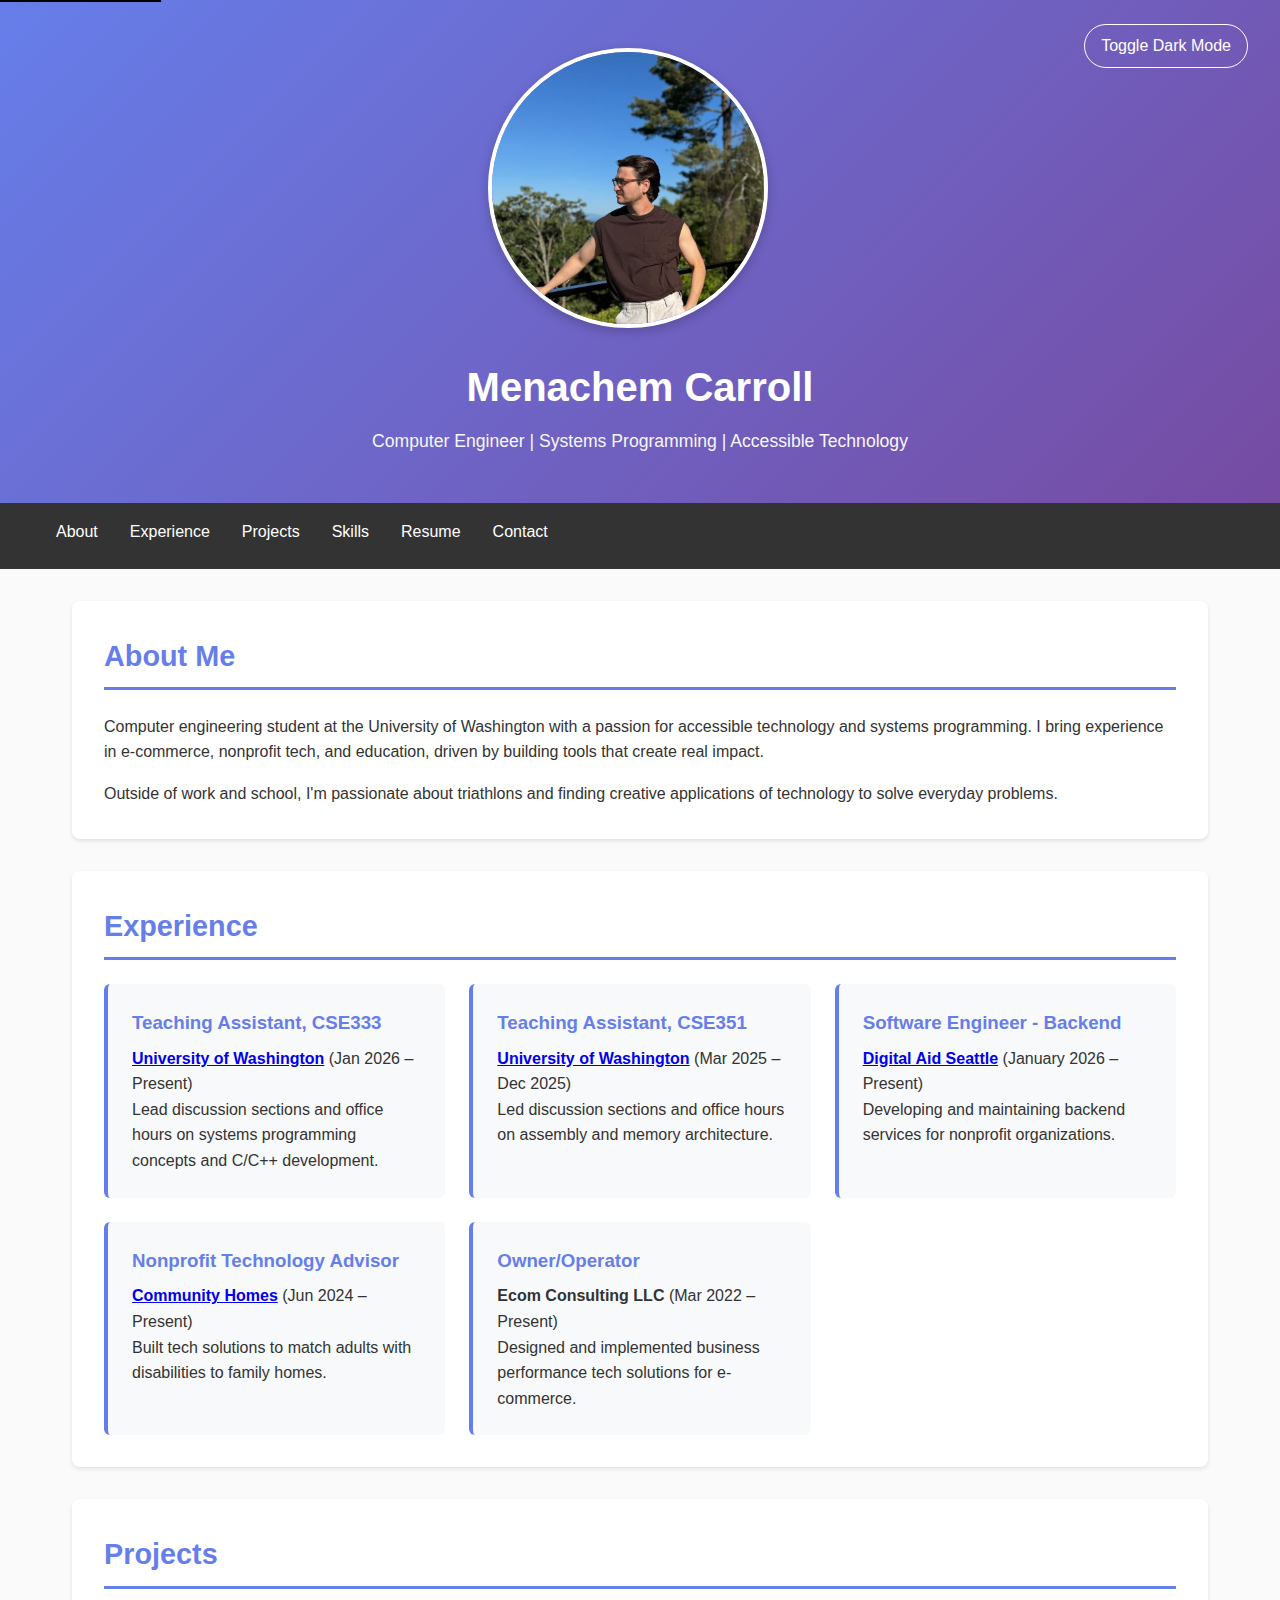
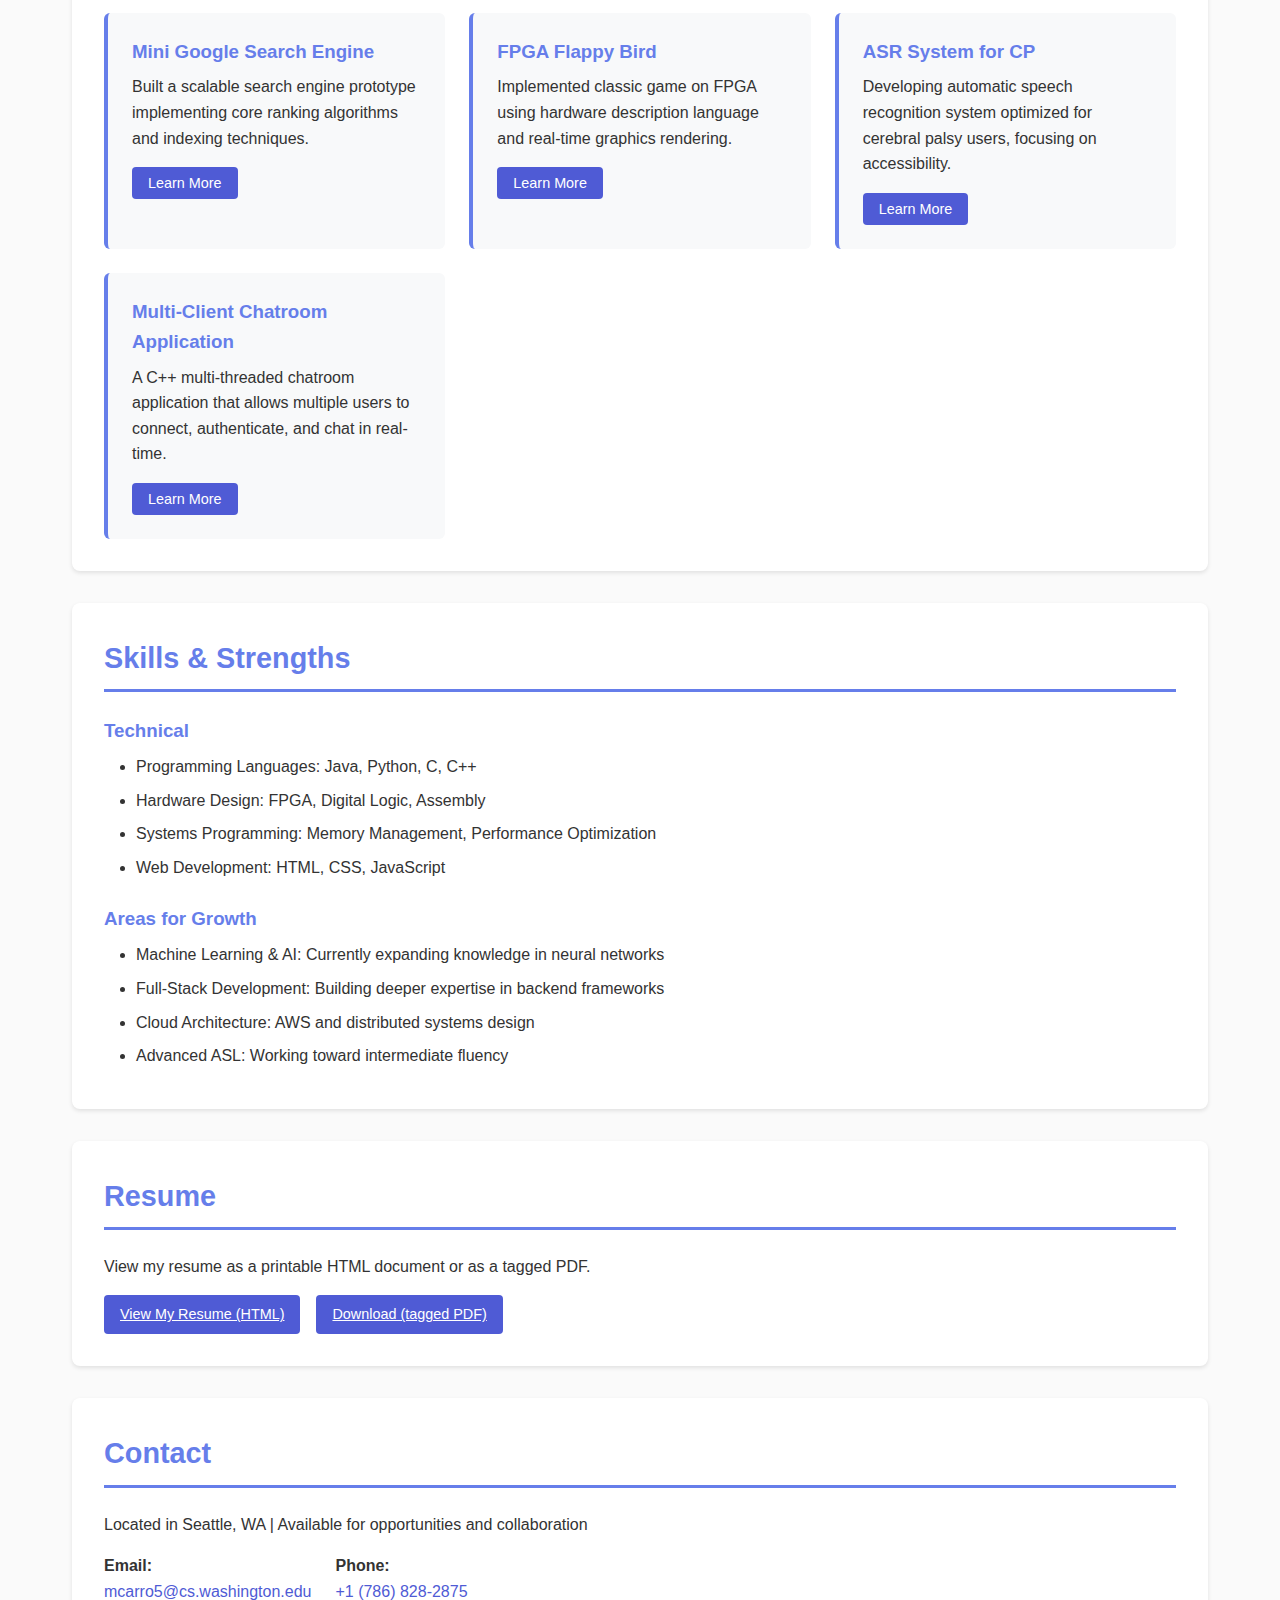
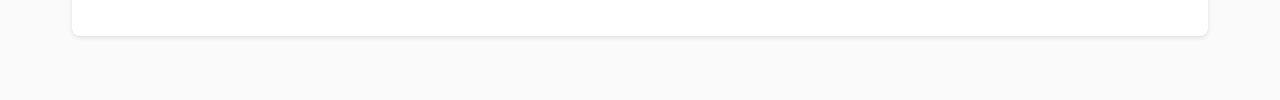
<file: index.html>
<!DOCTYPE html>
<html lang="en">
<head>
    <meta charset="UTF-8">
    <meta name="viewport" content="width=device-width, initial-scale=1.0">
    <title>Menachem Carroll - Computer Engineer</title>
    <link rel="stylesheet" type="text/css" href="style.css">
</head>
<body>
    <a class="skip-link" href="#content">Skip to main content</a>

    <header>
        <button
        type="button"
        class="headshot-button"
        aria-haspopup="dialog"
        aria-controls="headshotModal"
        onclick="openModal('headshotModal')">
        <img
            src="avatar.jpg"
            alt="Photo of me standing outdoors. Click to activate full screen."
            class="headshot">
        </button>
        <div>
            <h1>Menachem Carroll</h1>
            <p>Computer Engineer | Systems Programming | Accessible Technology</p>
        </div>
        <!-- Dark Mode -->
        <button
            id="style-toggle"
            class="theme-toggle"
            role="switch"
            aria-checked="false"
            aria-label="Toggle dark mode">
            <span class="toggle-track">
                <span class="toggle-thumb"></span>
            </span>
            <span class="toggle-label">Dark mode</span>
        </button>

    </header>

    <nav aria-label="Main navigation">
        <ul>
            <li><a href="#about">About</a></li>
            <li><a href="#experience">Experience</a></li>
            <li><a href="#projects">Projects</a></li>
            <li><a href="#skills">Skills</a></li>
            <li><a href="#resume">Resume</a></li>
            <li><a href="#contact">Contact</a></li>
        </ul>
    </nav>

    <main id="content" role="main">
        <!-- About Section -->
        <section id="about">
            <h2>About Me</h2>
            <p>Computer engineering student at the University of Washington with a passion for accessible technology and systems programming. I bring experience in e-commerce, nonprofit tech, and education, driven by building tools that create real impact.</p>
            <p style="margin-top: 1rem;">Outside of work and school, I'm passionate about triathlons and finding creative applications of technology to solve everyday problems.</p>
        </section>

        <!-- Experience Section -->
        <section id="experience">
            <h2>Experience</h2>
            <div class="grid">
                <div class="project-card">
                    <h3>Teaching Assistant, CSE333</h3>
                    <p><strong><a href="https://courses.cs.washington.edu/courses/cse333/26wi/">University of Washington</a> </strong> (Jan 2026 – Present)</p>
                    <p>Lead discussion sections and office hours on systems programming concepts and C/C++ development.</p>
                </div>
                <div class="project-card">
                    <h3>Teaching Assistant, CSE351</h3>
                    <p><strong><a href="https://courses.cs.washington.edu/courses/cse351/26wi/">University of Washington</a> </strong> (Mar 2025 – Dec 2025)</p>
                    <p>Led discussion sections and office hours on assembly and memory architecture.</p>
                </div>
                <div class="project-card">
                    <h3>Software Engineer - Backend</h3>
                    <p><strong><a href="https://www.digitalaidseattle.org/">Digital Aid Seattle</a> </strong> (January 2026 – Present)</p>
                    <p>Developing and maintaining backend services for nonprofit organizations.</p>
                </div>
                <div class="project-card">
                    <h3>Nonprofit Technology Advisor</h3>
                    <p><strong><a href="https://www.community-homes.org/">Community Homes</a> </strong> (Jun 2024 – Present)</p>
                    <p>Built tech solutions to match adults with disabilities to family homes.</p>
                </div>
                <div class="project-card">
                    <h3>Owner/Operator</h3>
                    <p><strong>Ecom Consulting LLC</strong> (Mar 2022 – Present)</p>
                    <p>Designed and implemented business performance tech solutions for e-commerce.</p>
                </div>
            </div>
        </section>

        <!-- Projects Section -->
        <section id="projects">
            <h2>Projects</h2>
            <div class="grid">
                <div class="project-card">
                    <h3 id="project1-card-title">Mini Google Search Engine</h3>
                    <p>Built a scalable search engine prototype implementing core ranking algorithms and indexing techniques.</p>
                    <button
                    type="button"
                    onclick="openModal('project1')"
                    aria-labelledby="project1-card-title project1-button-text">
                    <span id="project1-button-text">Learn More</span>
                    </button>
                </div>
                <div class="project-card">
                    <h3 id="project2-card-title">FPGA Flappy Bird</h3>
                    <p>
                        Implemented classic game on FPGA using hardware description language 
                        and real-time graphics rendering.
                    </p>
                    <button
                        type="button"
                        onclick="openModal('project2')"
                        aria-labelledby="project2-card-title">
                        Learn More
                    </button>
                </div>
                <div class="project-card">
                    <h3 id="project3-card-title">ASR System for CP</h3>
                    <p>
                        Developing automatic speech recognition system optimized for cerebral palsy users, focusing on accessibility.
                    </p>
                    <button
                        type="button"
                        onclick="openModal('project3')"
                        aria-labelledby="project3-card-title">
                        Learn More
                    </button>
                </div>

                <div class="project-card">
                    <h3 id="project4-card-title">Multi-Client Chatroom Application</h3>
                    <p>
                        A C++ multi-threaded chatroom application that allows multiple users to connect, authenticate, and chat in real-time.
                    </p>
                    <button
                        type="button"
                        onclick="openModal('project4')"
                        aria-labelledby="project4-card-title">
                        Learn More
                    </button>
                </div>
            </div>
        </section>

        <!-- Skills Section -->
        <section id="skills">
            <h2>Skills & Strengths</h2>
            <h3 style="color: #667eea; margin-top: 1.5rem;">Technical</h3>
            <ul>
                <li>Programming Languages: Java, Python, C, C++</li>
                <li>Hardware Design: FPGA, Digital Logic, Assembly</li>
                <li>Systems Programming: Memory Management, Performance Optimization</li>
                <li>Web Development: HTML, CSS, JavaScript</li>
            </ul>

            <h3 style="color: #667eea; margin-top: 1.5rem;">Areas for Growth</h3>
            <ul>
                <li>Machine Learning & AI: Currently expanding knowledge in neural networks</li>
                <li>Full-Stack Development: Building deeper expertise in backend frameworks</li>
                <li>Cloud Architecture: AWS and distributed systems design</li>
                <li>Advanced ASL: Working toward intermediate fluency</li>
            </ul>
        </section>

        <!-- Resume Section -->
        <section id="resume">
        <h2>Resume</h2>

        <p>
            View my resume as a printable HTML document or as a tagged PDF.
        </p>

        <div class="resume-actions">
            <a
                href="./resume.html"
                View HTML
                class="resume-button">
                View My Resume (HTML)
            </a>
            
            <a
                href="Resume_26wi.pdf"
                download
                class="resume-button">
                Download (tagged PDF)
            </a>
        </div>
    </section>

        <!-- Contact Section -->
        <section id="contact">
            <h2>Contact</h2>
            <p>Located in Seattle, WA | Available for opportunities and collaboration</p>
            <div class="contact-info">
                <div>
                    <strong>Email:</strong><br>
                    <a href="mailto:mcarro5@cs.washington.edu">mcarro5@cs.washington.edu</a>
                </div>
                <div>
                    <strong>Phone:</strong><br>
                    <a href="tel:+17868282875">+1 (786) 828-2875</a>
                </div>
            </div>
        </section>
    </main>

    <!-- Modals for Project Details -->
    <div id="headshotModal" class="modal" role="dialog" aria-labelledby="headshot-modal-title">
        <div class="modal-content">
            <button type="button" class="modal-close" onclick="closeModal('headshotModal')" aria-label="Close modal">&times;</button>
            <h2 id="headshot-modal-title" style="margin-bottom: 1rem;">Menachem Carroll</h2>
            <img src="avatar.jpg" alt="Larger scaled photo of me standing outdoors" style="width: 100%; height: auto; border-radius: 8px;">
        </div>
    </div>

    <div id="project1" class="modal" role="dialog" aria-labelledby="project1-title">
        <div class="modal-content">
            <button type="button" class="modal-close" onclick="closeModal('project1')" aria-label="Close modal">&times;</button>
            <h2 id="project1-title">Mini Google Search Engine</h2>
            <p>This project implements core search engine functionality including:</p>
            <ul>
                <li><strong>Web Crawling:</strong> Efficiently traversed and indexed web pages</li>
                <li><strong>Page Ranking:</strong> Implemented PageRank algorithm for relevance scoring</li>
                <li><strong>Query Processing:</strong> Built search query parser and matcher</li>
                <li><strong>Indexing:</strong> Created inverted index for fast retrieval</li>
            </ul>
            <p><strong>Technologies:</strong> Java, Data Structures, Algorithms</p>
            <p><strong>Key Learnings:</strong> Large-scale data processing, algorithm optimization, and distributed concepts.</p>
        </div>
    </div>

    <div id="project2" class="modal" role="dialog" aria-labelledby="project2-title">
        <div class="modal-content">
            <button type="button" class="modal-close" onclick="closeModal('project2')" aria-label="Close modal">&times;</button>
            <h2 id="project2-title">FPGA Flappy Bird</h2>
            <p>A hardware-based implementation of the classic Flappy Bird game:</p>
            <ul>
                <li><strong>Hardware Design:</strong> Implemented using Verilog HDL on DE10-Lite FPGA</li>
                <li><strong>Graphics Rendering:</strong> Real-time VGA output at 60 FPS</li>
                <li><strong>Input Handling:</strong> Debounced button inputs for game control</li>
                <li><strong>Game Logic:</strong> Collision detection and score tracking in hardware</li>
            </ul>
            <p><strong>Technologies:</strong> Verilog, FPGA, Digital Design, Hardware Simulation</p>
            <p><strong>Key Learnings:</strong> Hardware-software integration, real-time systems, and hardware constraints.</p>
            <p>
                <a href="https://github.com/mendelcrrll/Flappy-Bird-Verilog">
                    View source code on GitHub
                </a>
            </p>
        </div>
    </div>

    <div id="project3" class="modal" role="dialog" aria-labelledby="project3-title">
        <div class="modal-content">
            <button type="button" class="modal-close" onclick="closeModal('project3')" aria-label="Close modal">&times;</button>
            <h2 id="project3-title">ASR System for CP</h2>
            <p>An in progress accessible speech recognition system optimized for cerebral palsy users:</p>
            <ul>
                <li><strong>Accuracy:</strong> High-accuracy recognition despite speech variability</li>
                <li><strong>Customization:</strong> User-specific voice profile training</li>
                <li><strong>Accessibility:</strong> Designed with direct input from users with disabilities</li>
                <li><strong>Real-time Processing:</strong> Low-latency audio processing</li>
            </ul>
            <p><strong>Technologies:</strong> Python, Audio Processing, Machine Learning</p>
            <p><strong>Impact:</strong> Improved digital accessibility and independence for users with speech differences.</p>
            <p>
                <a href="https://github.com/mendelcrrll/ASR-engine-accessibility-project">
                    View source code on GitHub
                </a>
            </p>
        </div>
    </div>

    <div id="project4" class="modal" role="dialog" aria-labelledby="project4-title">
        <div class="modal-content">
            <button type="button" class="modal-close" onclick="closeModal('project4')" aria-label="Close modal">&times;</button>
            <h2 id="project4-title">Multi-Client Chatroom Application</h2>
            <p>A C++ multi-threaded chatroom application that allows multiple users to connect, authenticate, and chat in real-time. Features include:</p>
            <ul>
                <li>User authentication via username and password</li>
                <li>Server to handle multiple client connections simultaneously</li> 
                <li>Real-time message broadcasting to all connected users</li>
                <li>User join/leave notifications</li>
                <li>Thread-safe user management</li>
            </ul>
            <p><strong>Technologies:</strong> C++, Networks, Systems Programming</p>
            <p><strong>Impact:</strong> Teachable system for students learning Networking layers and multi-threaded applications.</p>
            <p>
                <a href="https://github.com/mendelcrrll/multi-client-chatroom">
                    View source code on GitHub
                </a>
            </p>
        </div>
    </div>

    <script>
        function openModal(projectId) {
            document.getElementById(projectId).classList.add('active');
        }

        function closeModal(projectId) {
            document.getElementById(projectId).classList.remove('active');
        }

        // Close modal when clicking outside of it
        window.onclick = function(event) {
            if (event.target.classList.contains('modal')) {
                event.target.classList.remove('active');
            }
        }

        // Keyboard navigation for modals
        document.addEventListener('keydown', function(event) {
            if (event.key === 'Escape') {
                document.querySelectorAll('.modal.active').forEach(modal => {
                    modal.classList.remove('active');
                });
            }
        });

        // Theme
        const toggleButton = document.getElementById('style-toggle');
        const bodyElement = document.body;
        const darkModeClass = 'dark-mode';

        // Function to set the theme based on local storage
        function setTheme() {
            // Check if the user has a saved preference for dark mode
            if (localStorage.getItem('theme') === 'dark') {
                bodyElement.classList.add(darkModeClass);
                toggleButton.textContent = 'Toggle Light Mode';
            } else {
                bodyElement.classList.remove(darkModeClass);
                toggleButton.textContent = 'Toggle Dark Mode';
            }
        }

        // Function to toggle the theme and save it to local storage
        function toggleTheme() {
            if (bodyElement.classList.contains(darkModeClass)) {
                bodyElement.classList.remove(darkModeClass);
                localStorage.setItem('theme', 'light'); // Save preference
                toggleButton.textContent = 'Toggle Dark Mode';
            } else {
                bodyElement.classList.add(darkModeClass);
                localStorage.setItem('theme', 'dark'); // Save preference
                toggleButton.textContent = 'Toggle Light Mode';
            }
        }

        // Event listener for the button click
        toggleButton.addEventListener('click', toggleTheme);

        // Initialize theme on page load
        document.addEventListener('DOMContentLoaded', setTheme);
    </script>
</body>
</html>
</file>
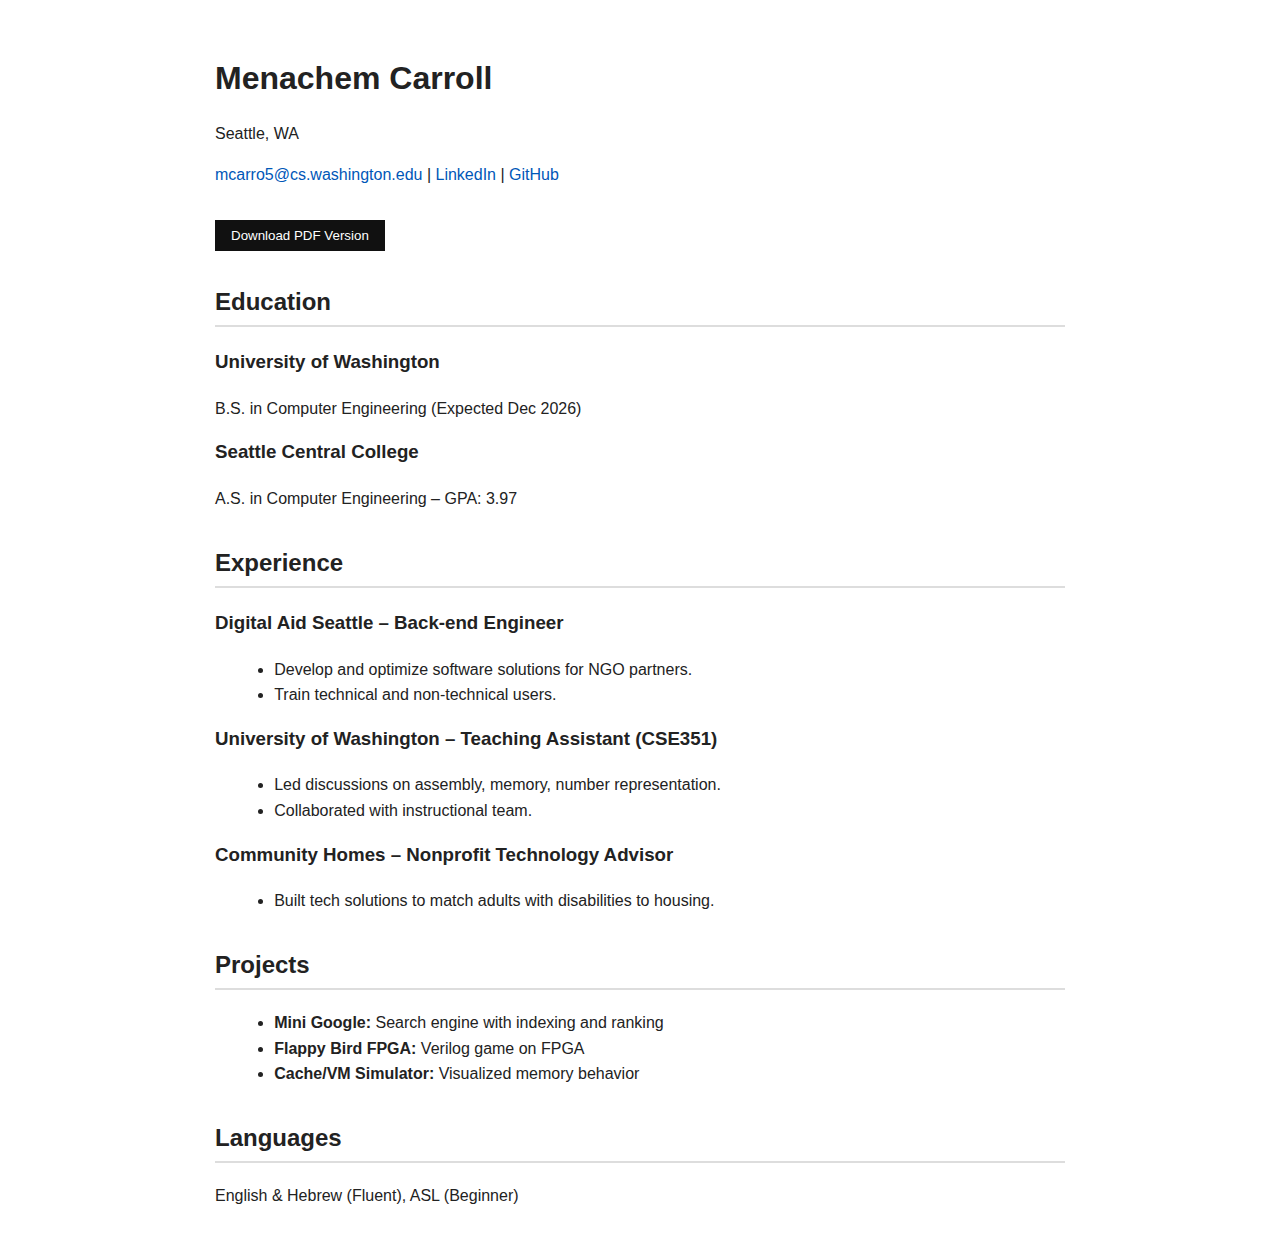
<file: resume.html>
<!DOCTYPE html>
<html lang="en">
<head>
  <meta charset="UTF-8">
  <title>Menachem Carroll – Resume</title>
  <meta name="viewport" content="width=device-width, initial-scale=1.0">
  <meta name="description" content="Resume of Menachem Carroll, Computer Engineering student at University of Washington.">

  <link rel="stylesheet" href="resume.css">
</head>

<body>

<a class="skip-link" href="#main">Skip to main content</a>

<header>
  <h1>Menachem Carroll</h1>
  <p>Seattle, WA</p>
  <p>
    <a href="mailto:mcarro5@cs.washington.edu">mcarro5@cs.washington.edu</a> |
    <a href="https://linkedin.com/in/mendel-carroll">LinkedIn</a> |
    <a href="https://github.com/mendelcrrll">GitHub</a>
  </p>

  <button onclick="downloadPDF()" class="download-btn">
    Download PDF Version
  </button>
</header>

<main id="main">

<section>
  <h2>Education</h2>
  <article>
    <h3>University of Washington</h3>
    <p>B.S. in Computer Engineering (Expected Dec 2026)</p>
  </article>

  <article>
    <h3>Seattle Central College</h3>
    <p>A.S. in Computer Engineering – GPA: 3.97</p>
  </article>
</section>

<section>
  <h2>Experience</h2>

  <article>
    <h3>Digital Aid Seattle – Back-end Engineer</h3>
    <ul>
      <li>Develop and optimize software solutions for NGO partners.</li>
      <li>Train technical and non-technical users.</li>
    </ul>
  </article>

  <article>
    <h3>University of Washington – Teaching Assistant (CSE351)</h3>
    <ul>
      <li>Led discussions on assembly, memory, number representation.</li>
      <li>Collaborated with instructional team.</li>
    </ul>
  </article>

  <article>
    <h3>Community Homes – Nonprofit Technology Advisor</h3>
    <ul>
      <li>Built tech solutions to match adults with disabilities to housing.</li>
    </ul>
  </article>
</section>

<section>
  <h2>Projects</h2>
  <ul>
    <li><strong>Mini Google:</strong> Search engine with indexing and ranking</li>
    <li><strong>Flappy Bird FPGA:</strong> Verilog game on FPGA</li>
    <li><strong>Cache/VM Simulator:</strong> Visualized memory behavior</li>
  </ul>
</section>

<section>
  <h2>Languages</h2>
  <p>English & Hebrew (Fluent), ASL (Beginner)</p>
</section>

</main>

<script>
function downloadPDF() {
  window.open("Resume_26wi.pdf", "_blank");
}
</script>

</body>
</html>
</file>
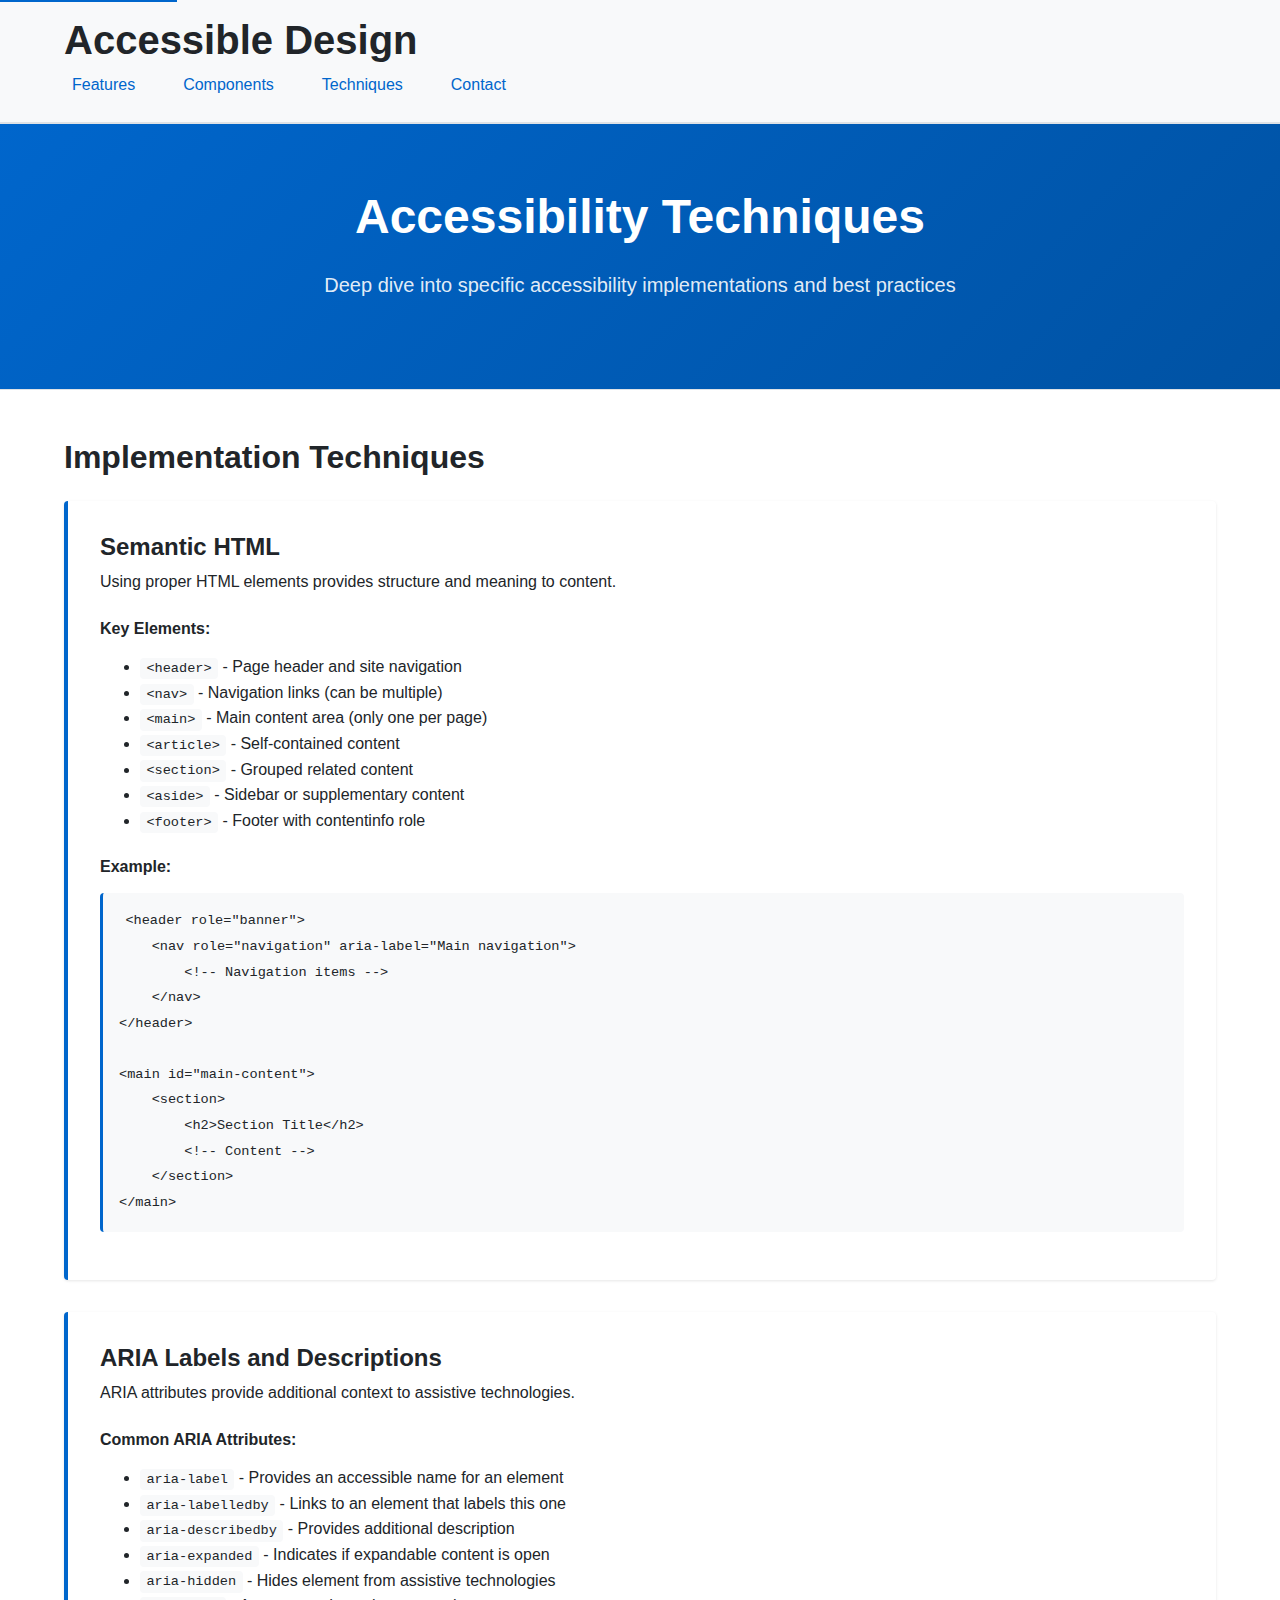
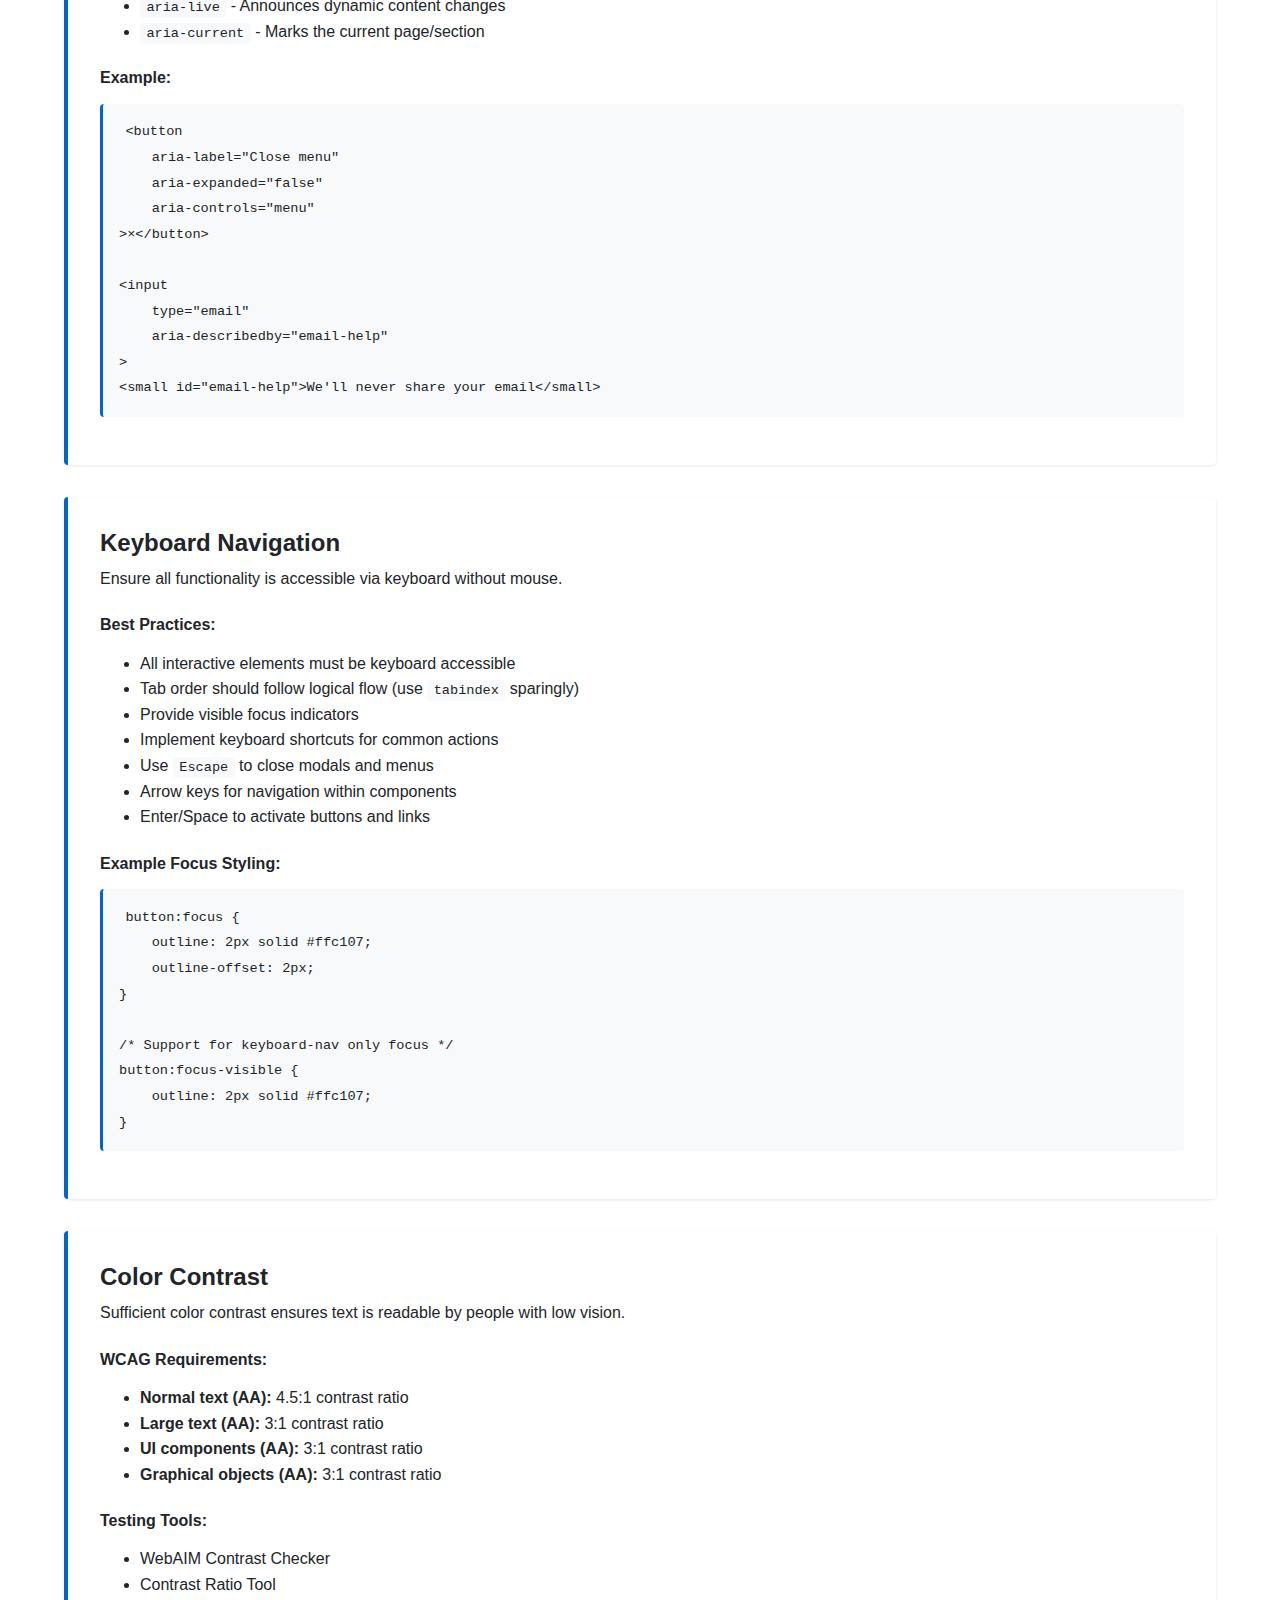
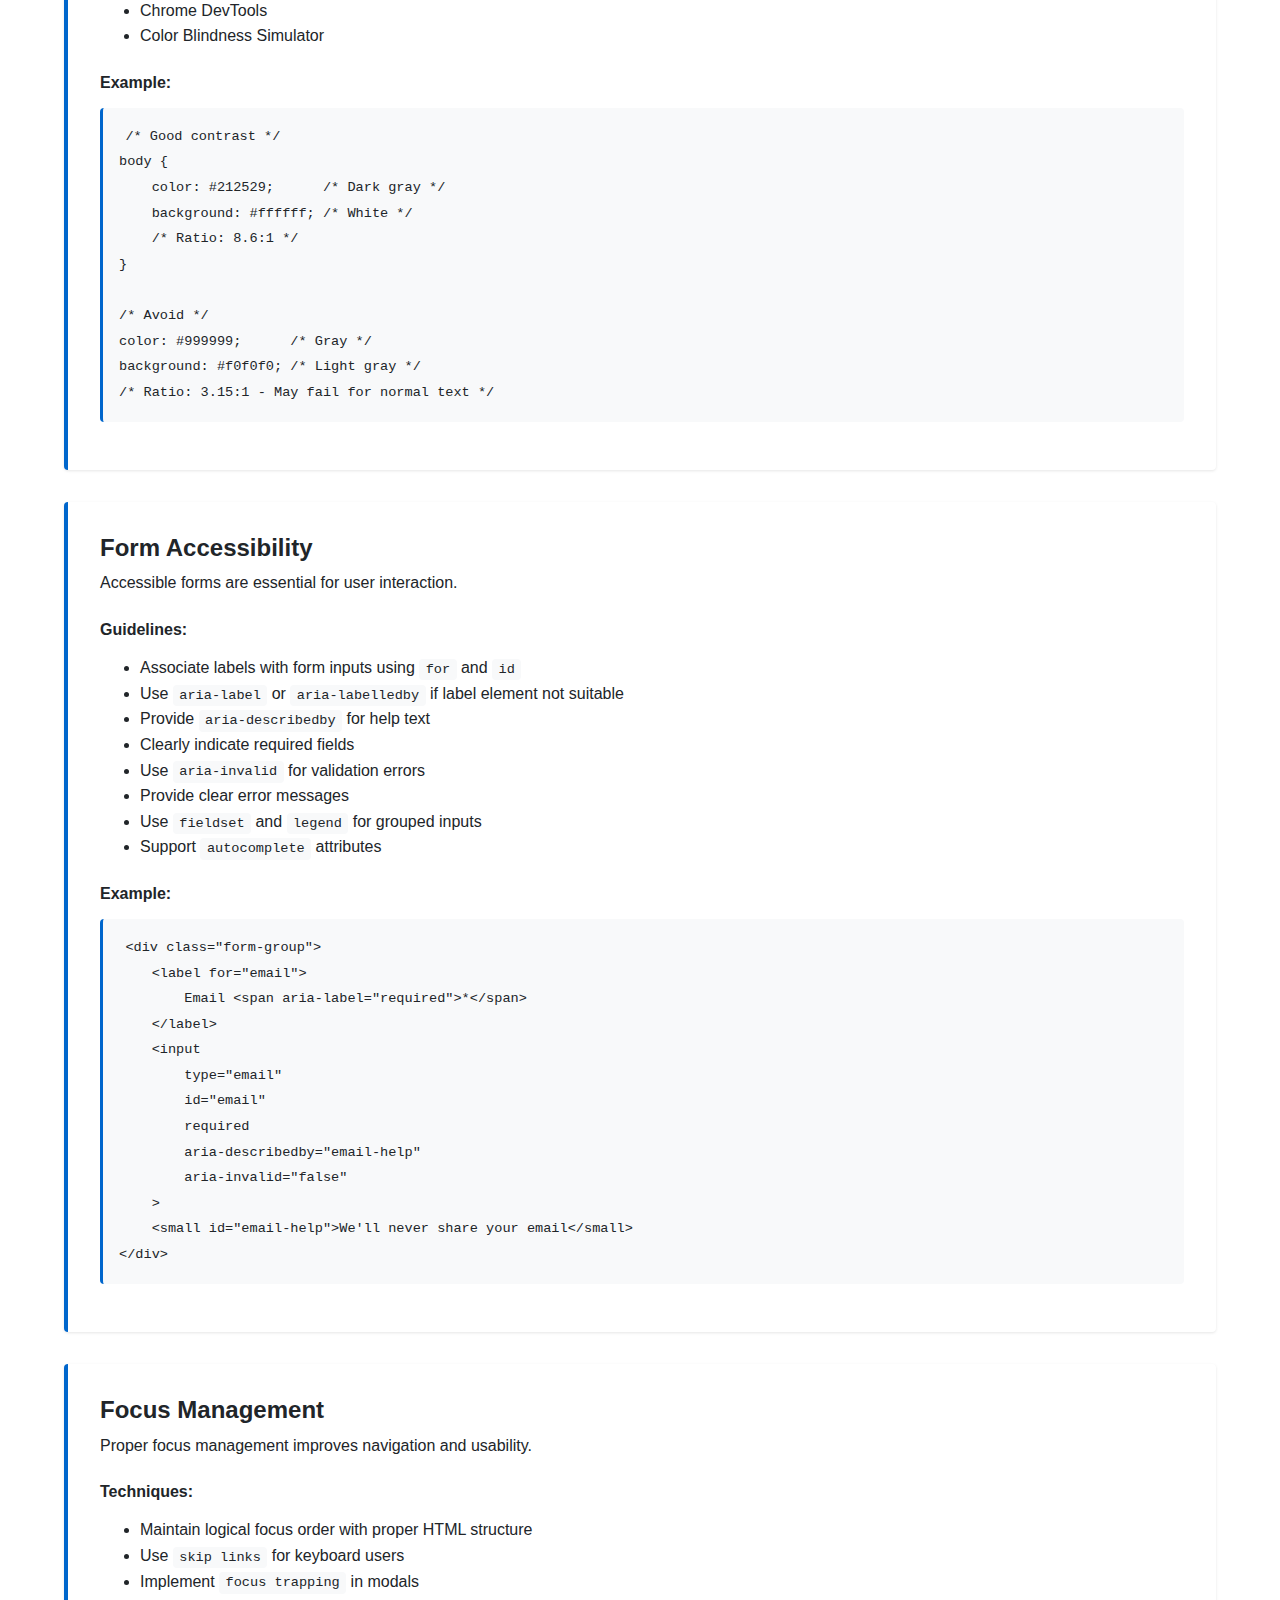
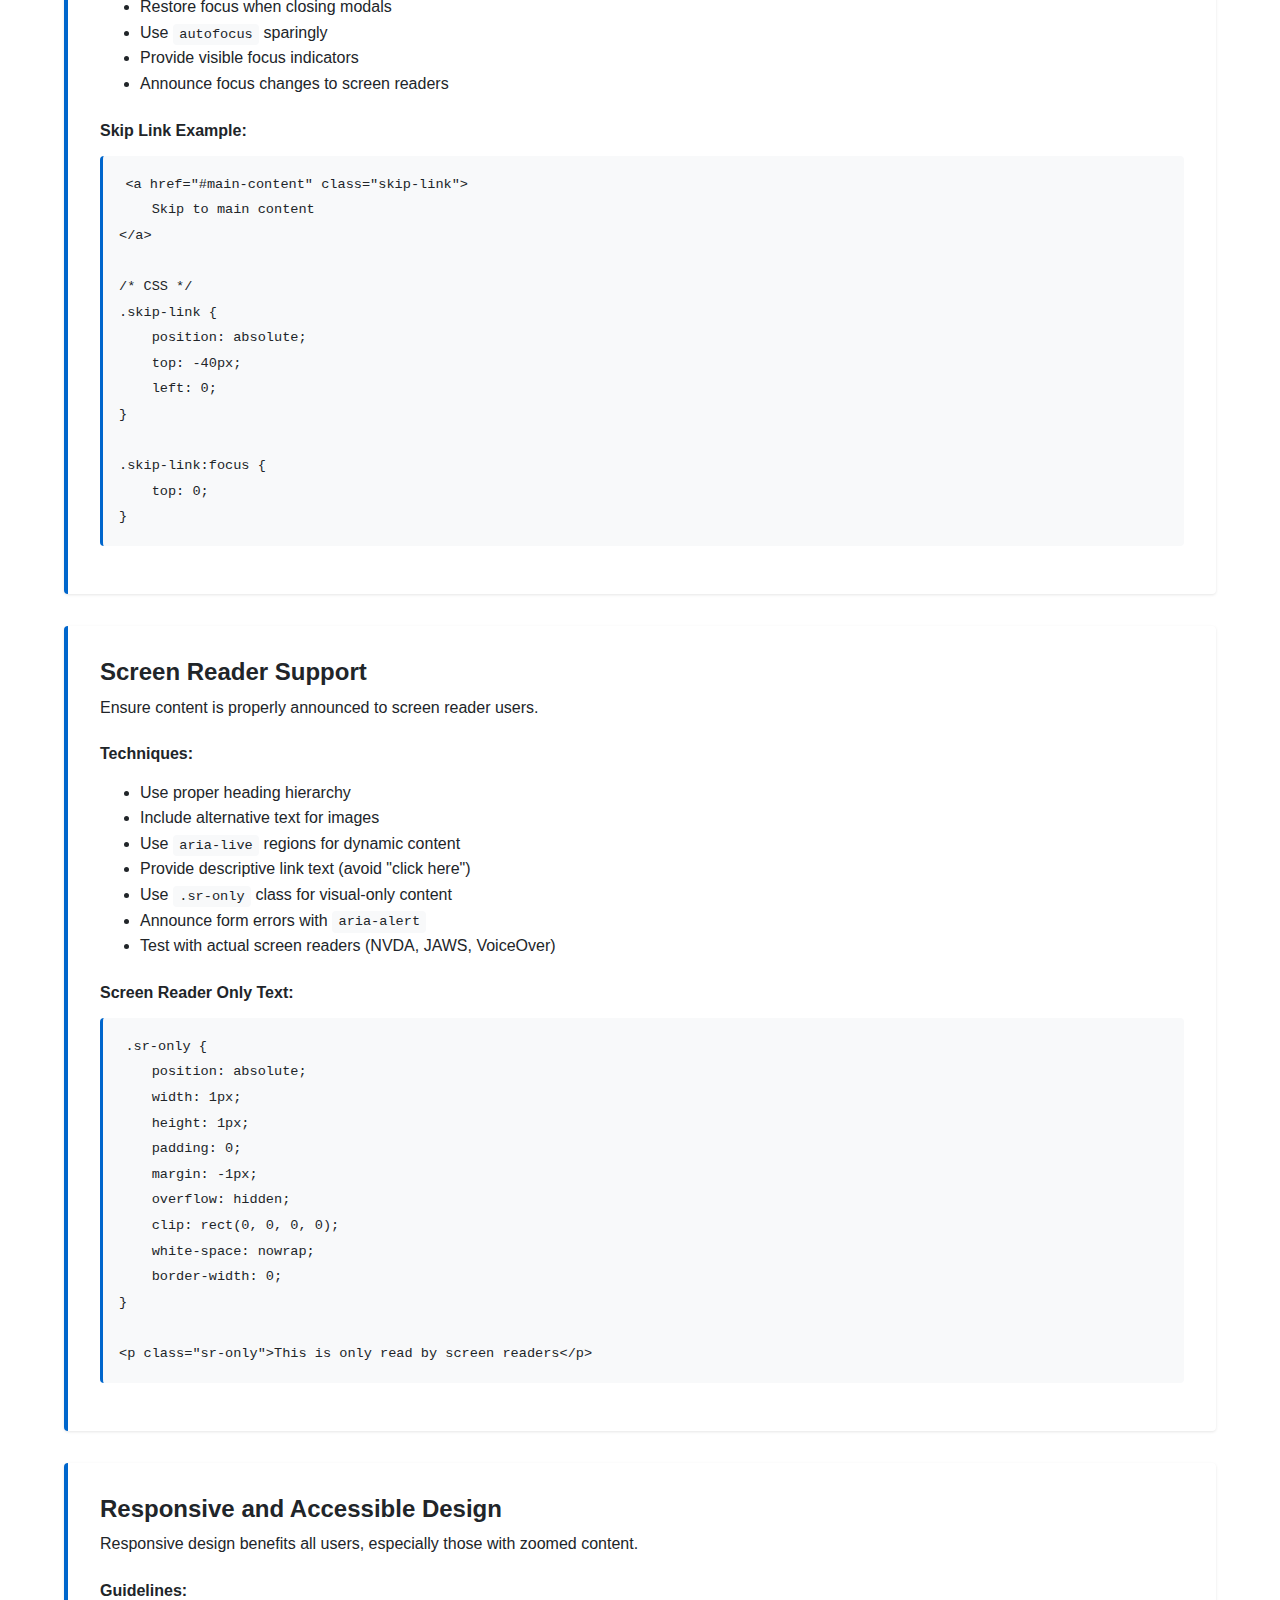
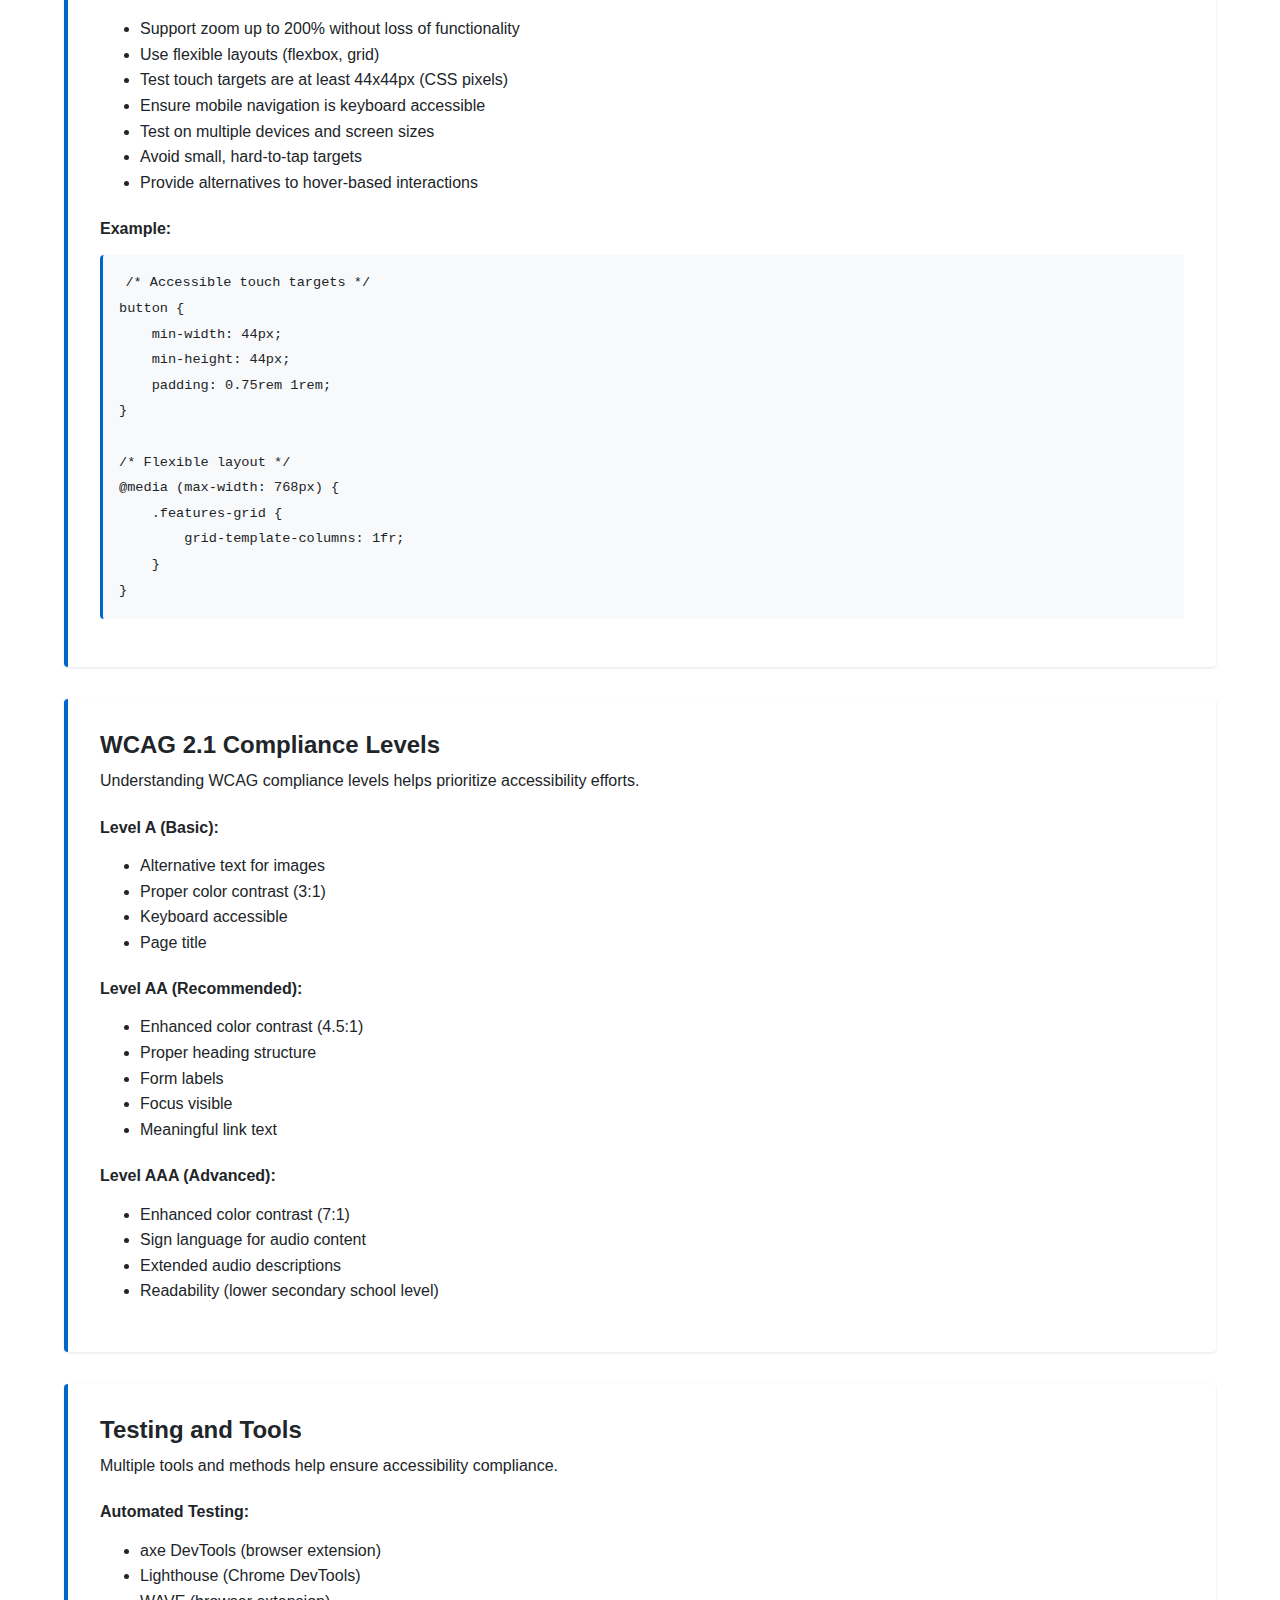
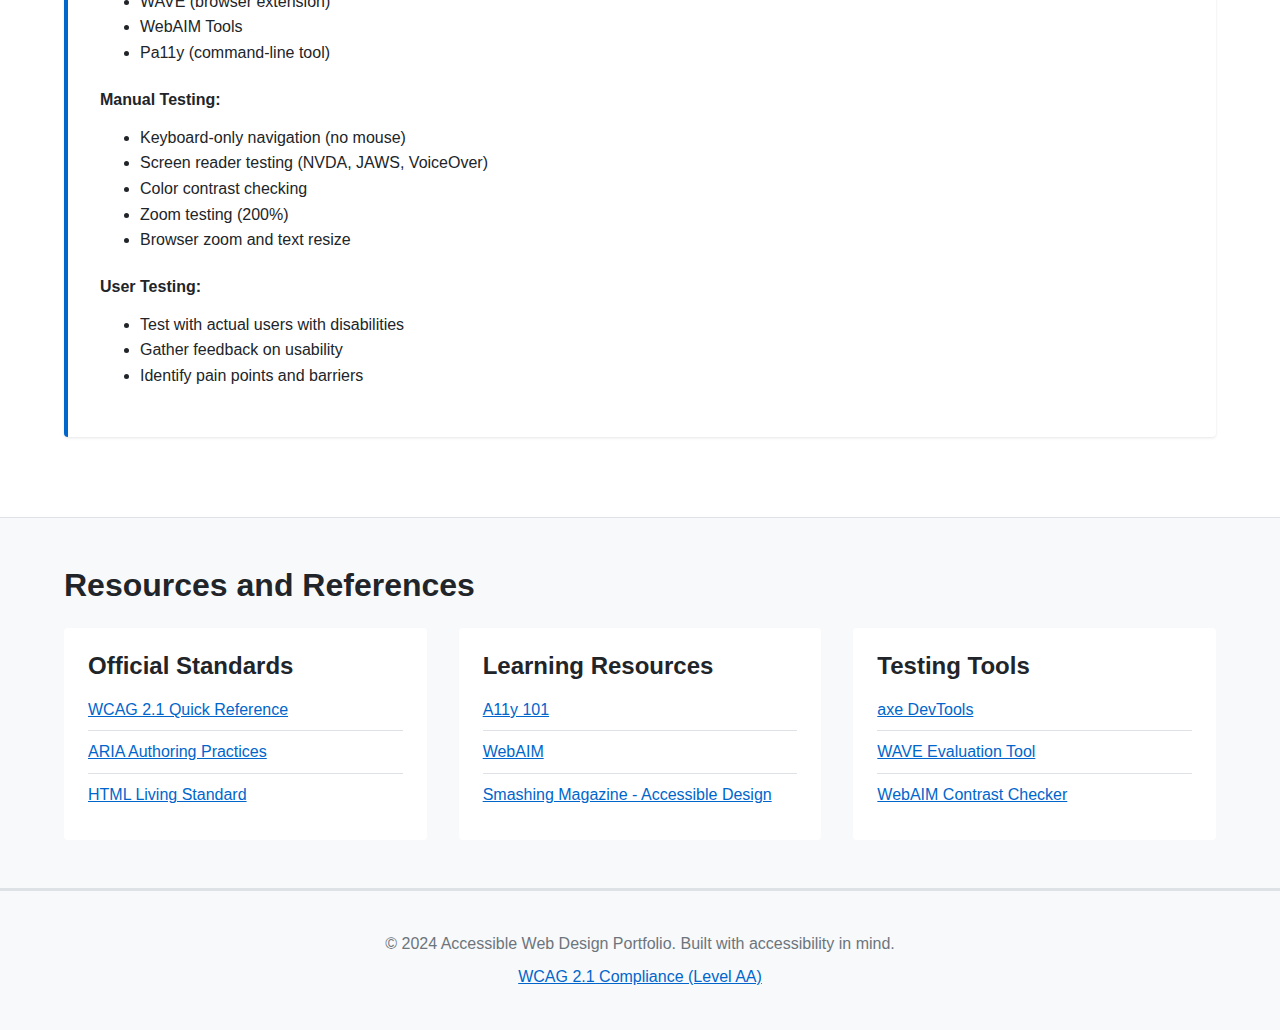
<file: techniques.html>
<!DOCTYPE html>
<html lang="en">
<head>
    <meta charset="UTF-8">
    <meta name="viewport" content="width=device-width, initial-scale=1.0">
    <meta name="description" content="Detailed documentation of accessibility techniques and implementation">
    <title>Accessibility Techniques - Accessible Design Portfolio</title>
    <link rel="stylesheet" href="styles.css">
</head>
<body>
    <!-- Skip link for keyboard users -->
    <a href="#main-content" class="skip-link">Skip to main content</a>

    <!-- Navigation Header -->
    <header role="banner">
        <nav role="navigation" aria-label="Main navigation">
            <div class="container">
                <div class="nav-brand">
                    <h1><a href="index.html">Accessible Design</a></h1>
                </div>
                <button class="menu-toggle" aria-label="Toggle navigation menu" aria-expanded="false" aria-controls="nav-menu">
                    <span></span>
                    <span></span>
                    <span></span>
                </button>
                <ul id="nav-menu" class="nav-list" aria-label="Navigation menu">
                    <li><a href="index.html#features">Features</a></li>
                    <li><a href="index.html#components">Components</a></li>
                    <li><a href="techniques.html">Techniques</a></li>
                    <li><a href="index.html#contact">Contact</a></li>
                </ul>
            </div>
        </nav>
    </header>

    <main id="main-content">
        <!-- Hero Section -->
        <section class="hero" aria-label="Welcome section">
            <div class="container">
                <h2>Accessibility Techniques</h2>
                <p class="lead">Deep dive into specific accessibility implementations and best practices</p>
            </div>
        </section>

        <!-- Techniques Section -->
        <section id="techniques" class="techniques" aria-labelledby="techniques-heading">
            <div class="container">
                <h2 id="techniques-heading">Implementation Techniques</h2>

                <!-- Semantic HTML -->
                <article class="technique-card">
                    <h3>Semantic HTML</h3>
                    <p>Using proper HTML elements provides structure and meaning to content.</p>
                    
                    <h4>Key Elements:</h4>
                    <ul>
                        <li><code>&lt;header&gt;</code> - Page header and site navigation</li>
                        <li><code>&lt;nav&gt;</code> - Navigation links (can be multiple)</li>
                        <li><code>&lt;main&gt;</code> - Main content area (only one per page)</li>
                        <li><code>&lt;article&gt;</code> - Self-contained content</li>
                        <li><code>&lt;section&gt;</code> - Grouped related content</li>
                        <li><code>&lt;aside&gt;</code> - Sidebar or supplementary content</li>
                        <li><code>&lt;footer&gt;</code> - Footer with contentinfo role</li>
                    </ul>

                    <h4>Example:</h4>
                    <pre><code>&lt;header role="banner"&gt;
    &lt;nav role="navigation" aria-label="Main navigation"&gt;
        &lt;!-- Navigation items --&gt;
    &lt;/nav&gt;
&lt;/header&gt;

&lt;main id="main-content"&gt;
    &lt;section&gt;
        &lt;h2&gt;Section Title&lt;/h2&gt;
        &lt;!-- Content --&gt;
    &lt;/section&gt;
&lt;/main&gt;</code></pre>
                </article>

                <!-- ARIA Labels -->
                <article class="technique-card">
                    <h3>ARIA Labels and Descriptions</h3>
                    <p>ARIA attributes provide additional context to assistive technologies.</p>

                    <h4>Common ARIA Attributes:</h4>
                    <ul>
                        <li><code>aria-label</code> - Provides an accessible name for an element</li>
                        <li><code>aria-labelledby</code> - Links to an element that labels this one</li>
                        <li><code>aria-describedby</code> - Provides additional description</li>
                        <li><code>aria-expanded</code> - Indicates if expandable content is open</li>
                        <li><code>aria-hidden</code> - Hides element from assistive technologies</li>
                        <li><code>aria-live</code> - Announces dynamic content changes</li>
                        <li><code>aria-current</code> - Marks the current page/section</li>
                    </ul>

                    <h4>Example:</h4>
                    <pre><code>&lt;button 
    aria-label="Close menu"
    aria-expanded="false"
    aria-controls="menu"
&gt;×&lt;/button&gt;

&lt;input 
    type="email"
    aria-describedby="email-help"
&gt;
&lt;small id="email-help"&gt;We'll never share your email&lt;/small&gt;</code></pre>
                </article>

                <!-- Keyboard Navigation -->
                <article class="technique-card">
                    <h3>Keyboard Navigation</h3>
                    <p>Ensure all functionality is accessible via keyboard without mouse.</p>

                    <h4>Best Practices:</h4>
                    <ul>
                        <li>All interactive elements must be keyboard accessible</li>
                        <li>Tab order should follow logical flow (use <code>tabindex</code> sparingly)</li>
                        <li>Provide visible focus indicators</li>
                        <li>Implement keyboard shortcuts for common actions</li>
                        <li>Use <code>Escape</code> to close modals and menus</li>
                        <li>Arrow keys for navigation within components</li>
                        <li>Enter/Space to activate buttons and links</li>
                    </ul>

                    <h4>Example Focus Styling:</h4>
                    <pre><code>button:focus {
    outline: 2px solid #ffc107;
    outline-offset: 2px;
}

/* Support for keyboard-nav only focus */
button:focus-visible {
    outline: 2px solid #ffc107;
}</code></pre>
                </article>

                <!-- Color Contrast -->
                <article class="technique-card">
                    <h3>Color Contrast</h3>
                    <p>Sufficient color contrast ensures text is readable by people with low vision.</p>

                    <h4>WCAG Requirements:</h4>
                    <ul>
                        <li><strong>Normal text (AA):</strong> 4.5:1 contrast ratio</li>
                        <li><strong>Large text (AA):</strong> 3:1 contrast ratio</li>
                        <li><strong>UI components (AA):</strong> 3:1 contrast ratio</li>
                        <li><strong>Graphical objects (AA):</strong> 3:1 contrast ratio</li>
                    </ul>

                    <h4>Testing Tools:</h4>
                    <ul>
                        <li>WebAIM Contrast Checker</li>
                        <li>Contrast Ratio Tool</li>
                        <li>Chrome DevTools</li>
                        <li>Color Blindness Simulator</li>
                    </ul>

                    <h4>Example:</h4>
                    <pre><code>/* Good contrast */
body {
    color: #212529;      /* Dark gray */
    background: #ffffff; /* White */
    /* Ratio: 8.6:1 */
}

/* Avoid */
color: #999999;      /* Gray */
background: #f0f0f0; /* Light gray */
/* Ratio: 3.15:1 - May fail for normal text */</code></pre>
                </article>

                <!-- Form Accessibility -->
                <article class="technique-card">
                    <h3>Form Accessibility</h3>
                    <p>Accessible forms are essential for user interaction.</p>

                    <h4>Guidelines:</h4>
                    <ul>
                        <li>Associate labels with form inputs using <code>for</code> and <code>id</code></li>
                        <li>Use <code>aria-label</code> or <code>aria-labelledby</code> if label element not suitable</li>
                        <li>Provide <code>aria-describedby</code> for help text</li>
                        <li>Clearly indicate required fields</li>
                        <li>Use <code>aria-invalid</code> for validation errors</li>
                        <li>Provide clear error messages</li>
                        <li>Use <code>fieldset</code> and <code>legend</code> for grouped inputs</li>
                        <li>Support <code>autocomplete</code> attributes</li>
                    </ul>

                    <h4>Example:</h4>
                    <pre><code>&lt;div class="form-group"&gt;
    &lt;label for="email"&gt;
        Email &lt;span aria-label="required"&gt;*&lt;/span&gt;
    &lt;/label&gt;
    &lt;input 
        type="email"
        id="email"
        required
        aria-describedby="email-help"
        aria-invalid="false"
    &gt;
    &lt;small id="email-help"&gt;We'll never share your email&lt;/small&gt;
&lt;/div&gt;</code></pre>
                </article>

                <!-- Focus Management -->
                <article class="technique-card">
                    <h3>Focus Management</h3>
                    <p>Proper focus management improves navigation and usability.</p>

                    <h4>Techniques:</h4>
                    <ul>
                        <li>Maintain logical focus order with proper HTML structure</li>
                        <li>Use <code>skip links</code> for keyboard users</li>
                        <li>Implement <code>focus trapping</code> in modals</li>
                        <li>Restore focus when closing modals</li>
                        <li>Use <code>autofocus</code> sparingly</li>
                        <li>Provide visible focus indicators</li>
                        <li>Announce focus changes to screen readers</li>
                    </ul>

                    <h4>Skip Link Example:</h4>
                    <pre><code>&lt;a href="#main-content" class="skip-link"&gt;
    Skip to main content
&lt;/a&gt;

/* CSS */
.skip-link {
    position: absolute;
    top: -40px;
    left: 0;
}

.skip-link:focus {
    top: 0;
}</code></pre>
                </article>

                <!-- Screen Reader Support -->
                <article class="technique-card">
                    <h3>Screen Reader Support</h3>
                    <p>Ensure content is properly announced to screen reader users.</p>

                    <h4>Techniques:</h4>
                    <ul>
                        <li>Use proper heading hierarchy</li>
                        <li>Include alternative text for images</li>
                        <li>Use <code>aria-live</code> regions for dynamic content</li>
                        <li>Provide descriptive link text (avoid "click here")</li>
                        <li>Use <code>.sr-only</code> class for visual-only content</li>
                        <li>Announce form errors with <code>aria-alert</code></li>
                        <li>Test with actual screen readers (NVDA, JAWS, VoiceOver)</li>
                    </ul>

                    <h4>Screen Reader Only Text:</h4>
                    <pre><code>.sr-only {
    position: absolute;
    width: 1px;
    height: 1px;
    padding: 0;
    margin: -1px;
    overflow: hidden;
    clip: rect(0, 0, 0, 0);
    white-space: nowrap;
    border-width: 0;
}

&lt;p class="sr-only"&gt;This is only read by screen readers&lt;/p&gt;</code></pre>
                </article>

                <!-- Responsive Design -->
                <article class="technique-card">
                    <h3>Responsive and Accessible Design</h3>
                    <p>Responsive design benefits all users, especially those with zoomed content.</p>

                    <h4>Guidelines:</h4>
                    <ul>
                        <li>Support zoom up to 200% without loss of functionality</li>
                        <li>Use flexible layouts (flexbox, grid)</li>
                        <li>Test touch targets are at least 44x44px (CSS pixels)</li>
                        <li>Ensure mobile navigation is keyboard accessible</li>
                        <li>Test on multiple devices and screen sizes</li>
                        <li>Avoid small, hard-to-tap targets</li>
                        <li>Provide alternatives to hover-based interactions</li>
                    </ul>

                    <h4>Example:</h4>
                    <pre><code>/* Accessible touch targets */
button {
    min-width: 44px;
    min-height: 44px;
    padding: 0.75rem 1rem;
}

/* Flexible layout */
@media (max-width: 768px) {
    .features-grid {
        grid-template-columns: 1fr;
    }
}</code></pre>
                </article>

                <!-- WCAG Compliance -->
                <article class="technique-card">
                    <h3>WCAG 2.1 Compliance Levels</h3>
                    <p>Understanding WCAG compliance levels helps prioritize accessibility efforts.</p>

                    <h4>Level A (Basic):</h4>
                    <ul>
                        <li>Alternative text for images</li>
                        <li>Proper color contrast (3:1)</li>
                        <li>Keyboard accessible</li>
                        <li>Page title</li>
                    </ul>

                    <h4>Level AA (Recommended):</h4>
                    <ul>
                        <li>Enhanced color contrast (4.5:1)</li>
                        <li>Proper heading structure</li>
                        <li>Form labels</li>
                        <li>Focus visible</li>
                        <li>Meaningful link text</li>
                    </ul>

                    <h4>Level AAA (Advanced):</h4>
                    <ul>
                        <li>Enhanced color contrast (7:1)</li>
                        <li>Sign language for audio content</li>
                        <li>Extended audio descriptions</li>
                        <li>Readability (lower secondary school level)</li>
                    </ul>
                </article>

                <!-- Testing Resources -->
                <article class="technique-card">
                    <h3>Testing and Tools</h3>
                    <p>Multiple tools and methods help ensure accessibility compliance.</p>

                    <h4>Automated Testing:</h4>
                    <ul>
                        <li>axe DevTools (browser extension)</li>
                        <li>Lighthouse (Chrome DevTools)</li>
                        <li>WAVE (browser extension)</li>
                        <li>WebAIM Tools</li>
                        <li>Pa11y (command-line tool)</li>
                    </ul>

                    <h4>Manual Testing:</h4>
                    <ul>
                        <li>Keyboard-only navigation (no mouse)</li>
                        <li>Screen reader testing (NVDA, JAWS, VoiceOver)</li>
                        <li>Color contrast checking</li>
                        <li>Zoom testing (200%)</li>
                        <li>Browser zoom and text resize</li>
                    </ul>

                    <h4>User Testing:</h4>
                    <ul>
                        <li>Test with actual users with disabilities</li>
                        <li>Gather feedback on usability</li>
                        <li>Identify pain points and barriers</li>
                    </ul>
                </article>
            </div>
        </section>

        <!-- Resources Section -->
        <section id="resources" class="resources" aria-labelledby="resources-heading">
            <div class="container">
                <h2 id="resources-heading">Resources and References</h2>
                <div class="resources-grid">
                    <article>
                        <h3>Official Standards</h3>
                        <ul>
                            <li><a href="https://www.w3.org/WAI/WCAG21/quickref/" target="_blank" rel="noopener noreferrer">WCAG 2.1 Quick Reference</a></li>
                            <li><a href="https://www.w3.org/WAI/ARIA/" target="_blank" rel="noopener noreferrer">ARIA Authoring Practices</a></li>
                            <li><a href="https://www.w3.org/TR/html5/" target="_blank" rel="noopener noreferrer">HTML Living Standard</a></li>
                        </ul>
                    </article>

                    <article>
                        <h3>Learning Resources</h3>
                        <ul>
                            <li><a href="https://www.a11y-101.com/" target="_blank" rel="noopener noreferrer">A11y 101</a></li>
                            <li><a href="https://www.webbrewers.org/" target="_blank" rel="noopener noreferrer">WebAIM</a></li>
                            <li><a href="https://www.smashingmagazine.com/articles/designing-inclusive-products/" target="_blank" rel="noopener noreferrer">Smashing Magazine - Accessible Design</a></li>
                        </ul>
                    </article>

                    <article>
                        <h3>Testing Tools</h3>
                        <ul>
                            <li><a href="https://www.deque.com/axe/devtools/" target="_blank" rel="noopener noreferrer">axe DevTools</a></li>
                            <li><a href="https://wave.webaim.org/" target="_blank" rel="noopener noreferrer">WAVE Evaluation Tool</a></li>
                            <li><a href="https://webaim.org/resources/contrastchecker/" target="_blank" rel="noopener noreferrer">WebAIM Contrast Checker</a></li>
                        </ul>
                    </article>
                </div>
            </div>
        </section>
    </main>

    <!-- Footer -->
    <footer role="contentinfo">
        <div class="container">
            <p>&copy; 2024 Accessible Web Design Portfolio. Built with accessibility in mind.</p>
            <p>
                <a href="https://www.w3.org/WAI/WCAG21/quickref/" target="_blank" rel="noopener noreferrer">
                    WCAG 2.1 Compliance (Level AA)
                </a>
            </p>
        </div>
    </footer>

    <script src="script.js"></script>
</body>
</html>
</file>
<file: resume.css>
body {
  font-family: -apple-system, BlinkMacSystemFont, "Segoe UI", sans-serif;
  line-height: 1.6;
  max-width: 850px;
  margin: auto;
  padding: 2rem;
  color: #222;
  background-color: #ffffff;
}

h1 {
  font-size: 2rem;
  margin-bottom: 0.25rem;
}

h2 {
  margin-top: 2rem;
  border-bottom: 2px solid #ddd;
  padding-bottom: 0.25rem;
}

h3 {
  margin-top: 1rem;
}

ul {
  margin-left: 1.2rem;
}

a {
  color: #0057b8;
  text-decoration: none;
}

a:hover,
a:focus {
  text-decoration: underline;
}

.download-btn {
  margin-top: 1rem;
  padding: 0.5rem 1rem;
  background-color: #111;
  color: white;
  border: none;
  cursor: pointer;
}

.download-btn:hover {
  background-color: #333;
}

.skip-link {
  position: absolute;
  left: -999px;
}

.skip-link:focus {
  left: 0;
  background: black;
  color: white;
  padding: 0.5rem;
}
</file>
<file: styles.css>
/* ========================================
   Accessible Design - Stylesheet
   ======================================== */

/* CSS Variables for Theming */
:root {
    --primary-color: #0066cc;
    --primary-hover: #0052a3;
    --text-color: #212529;
    --text-light: #6c757d;
    --bg-color: #ffffff;
    --bg-light: #f8f9fa;
    --border-color: #dee2e6;
    --focus-color: #ffc107;
    --focus-shadow: 0 0 0 3px rgba(0, 102, 204, 0.25);
    --spacing-unit: 1rem;
    --line-height: 1.6;
}

/* Dark mode support */
@media (prefers-color-scheme: dark) {
    :root {
        --text-color: #e9ecef;
        --text-light: #adb5bd;
        --bg-color: #212529;
        --bg-light: #343a40;
        --border-color: #495057;
    }
}

/* ========================================
   Reset and Base Styles
   ======================================== */

*, *::before, *::after {
    box-sizing: border-box;
}

html {
    scroll-behavior: smooth;
}

body {
    font-family: -apple-system, BlinkMacSystemFont, "Segoe UI", Roboto, "Helvetica Neue", Arial, sans-serif;
    font-size: 1rem;
    line-height: var(--line-height);
    color: var(--text-color);
    background-color: var(--bg-color);
    margin: 0;
    padding: 0;
    transition: background-color 0.2s, color 0.2s;
}

/* High contrast mode support */
@media (prefers-contrast: more) {
    body {
        font-weight: 500;
    }
}

/* Reduced motion support */
@media (prefers-reduced-motion: reduce) {
    *, *::before, *::after {
        animation-duration: 0.01ms !important;
        animation-iteration-count: 1 !important;
        transition-duration: 0.01ms !important;
        scroll-behavior: auto !important;
    }
}

/* ========================================
   Typography
   ======================================== */

h1, h2, h3, h4, h5, h6 {
    font-weight: 600;
    line-height: 1.2;
    margin-top: 0;
    margin-bottom: 0.5rem;
}

h1 {
    font-size: 2.5rem;
}

h2 {
    font-size: 2rem;
    margin-bottom: 1.5rem;
}

h3 {
    font-size: 1.5rem;
}

p {
    margin-top: 0;
    margin-bottom: 1rem;
}

.lead {
    font-size: 1.25rem;
    font-weight: 300;
    color: var(--text-light);
    margin-bottom: 1.5rem;
}

a {
    color: var(--primary-color);
    text-decoration: underline;
}

a:hover, a:focus {
    color: var(--primary-hover);
    outline: none;
}

/* Code and keyboard elements */
code, kbd {
    background-color: var(--bg-light);
    padding: 0.2rem 0.4rem;
    border-radius: 0.25rem;
    font-family: "Courier New", Courier, monospace;
    font-size: 0.9em;
}

kbd {
    border: 1px solid var(--border-color);
    box-shadow: 0 1px 0 rgba(0, 0, 0, 0.1);
}

/* ========================================
   Container and Layout
   ======================================== */

.container {
    max-width: 1200px;
    margin: 0 auto;
    padding: 0 1.5rem;
}

/* ========================================
   Skip Link
   ======================================== */

.skip-link {
    position: absolute;
    top: -40px;
    left: 0;
    background: var(--primary-color);
    color: white;
    padding: 0.5rem 1rem;
    z-index: 100;
}

.skip-link:focus {
    top: 0;
}

/* ========================================
   Navigation
   ======================================== */

header {
    background-color: var(--bg-light);
    border-bottom: 2px solid var(--border-color);
    position: sticky;
    top: 0;
    z-index: 50;
}

nav {
    padding: 1rem 0;
}

.nav-brand h1 {
    margin: 0;
}

.nav-brand a {
    text-decoration: none;
    color: inherit;
    display: inline-block;
}

.nav-brand a:focus {
    outline: 2px solid var(--focus-color);
    outline-offset: 2px;
}

.nav-list {
    list-style: none;
    margin: 0;
    padding: 0;
    display: flex;
    gap: 2rem;
}

.nav-list a {
    display: inline-block;
    padding: 0.5rem;
    text-decoration: none;
    position: relative;
}

.nav-list a:hover::after, 
.nav-list a:focus::after {
    content: '';
    position: absolute;
    bottom: 0;
    left: 0;
    right: 0;
    height: 2px;
    background-color: var(--primary-color);
}

.nav-list a:focus {
    outline: 2px solid var(--focus-color);
    outline-offset: 4px;
}

.menu-toggle {
    display: none;
    flex-direction: column;
    background: none;
    border: none;
    cursor: pointer;
    padding: 0.5rem;
}

.menu-toggle span {
    width: 25px;
    height: 3px;
    background-color: var(--text-color);
    margin: 5px 0;
    transition: 0.3s;
}

/* Mobile responsive navigation */
@media (max-width: 768px) {
    .menu-toggle {
        display: flex;
    }

    .nav-list {
        display: none;
        flex-direction: column;
        gap: 0;
        position: absolute;
        top: 100%;
        left: 0;
        right: 0;
        background-color: var(--bg-light);
        border-bottom: 2px solid var(--border-color);
    }

    .nav-list.active {
        display: flex;
    }

    .nav-list a {
        padding: 1rem 1.5rem;
        border-bottom: 1px solid var(--border-color);
    }
}

/* ========================================
   Buttons
   ======================================== */

.btn {
    display: inline-block;
    padding: 0.75rem 1.5rem;
    font-size: 1rem;
    font-weight: 600;
    text-align: center;
    text-decoration: none;
    border: 2px solid transparent;
    border-radius: 0.25rem;
    cursor: pointer;
    transition: background-color 0.2s, color 0.2s, border-color 0.2s;
    font-family: inherit;
}

.btn:focus {
    outline: 2px solid var(--focus-color);
    outline-offset: 2px;
}

.btn-primary {
    background-color: var(--primary-color);
    color: white;
    border-color: var(--primary-color);
}

.btn-primary:hover, .btn-primary:active {
    background-color: var(--primary-hover);
    border-color: var(--primary-hover);
}

.btn-secondary {
    background-color: var(--bg-light);
    color: var(--text-color);
    border-color: var(--border-color);
}

.btn-secondary:hover, .btn-secondary:active {
    background-color: var(--border-color);
}

/* ========================================
   Hero Section
   ======================================== */

.hero {
    padding: 4rem 0;
    background: linear-gradient(135deg, var(--primary-color), #0052a3);
    color: white;
    text-align: center;
}

.hero h2 {
    font-size: 3rem;
    color: white;
}

.hero .lead {
    color: rgba(255, 255, 255, 0.9);
}

/* ========================================
   Sections
   ======================================== */

section {
    padding: 3rem 0;
    border-bottom: 1px solid var(--border-color);
}

.features {
    background-color: var(--bg-light);
}

.components {
    background-color: var(--bg-color);
}

.testing {
    background-color: var(--bg-light);
}

.contact {
    background-color: var(--bg-color);
    text-align: center;
}

/* ========================================
   Feature Grid
   ======================================== */

.features-grid {
    display: grid;
    grid-template-columns: repeat(auto-fit, minmax(300px, 1fr));
    gap: 2rem;
}

.feature-card {
    background-color: white;
    padding: 1.5rem;
    border-radius: 0.25rem;
    border-left: 4px solid var(--primary-color);
    box-shadow: 0 1px 3px rgba(0, 0, 0, 0.1);
    transition: box-shadow 0.2s, transform 0.2s;
}

.feature-card:hover, .feature-card:focus-within {
    box-shadow: 0 4px 6px rgba(0, 0, 0, 0.1);
    transform: translateY(-2px);
}

.feature-card h3 {
    display: flex;
    align-items: center;
    gap: 0.5rem;
}

.feature-card .icon {
    font-size: 1.5rem;
}

/* ========================================
   Component Demos
   ======================================== */

.component-demo {
    background-color: white;
    padding: 2rem;
    margin-bottom: 2rem;
    border-radius: 0.25rem;
    border: 1px solid var(--border-color);
}

.component-demo h3 {
    margin-top: 0;
}

/* ========================================
   Forms
   ======================================== */

.form-group {
    margin-bottom: 1.5rem;
}

label {
    display: block;
    margin-bottom: 0.5rem;
    font-weight: 600;
}

input, textarea, select {
    width: 100%;
    padding: 0.75rem;
    border: 2px solid var(--border-color);
    border-radius: 0.25rem;
    font-family: inherit;
    font-size: 1rem;
    background-color: var(--bg-color);
    color: var(--text-color);
    transition: border-color 0.2s;
}

input:focus, textarea:focus, select:focus {
    outline: none;
    border-color: var(--primary-color);
    box-shadow: var(--focus-shadow);
}

input[aria-invalid="true"], textarea[aria-invalid="true"] {
    border-color: #dc3545;
}

small {
    display: block;
    margin-top: 0.25rem;
    color: var(--text-light);
    font-size: 0.9rem;
}

input[aria-invalid="true"] + small {
    color: #dc3545;
}

/* ========================================
   Accordion
   ======================================== */

.accordion {
    border: 1px solid var(--border-color);
    border-radius: 0.25rem;
    overflow: hidden;
}

.accordion-trigger {
    width: 100%;
    padding: 1rem;
    background-color: var(--bg-light);
    border: none;
    border-bottom: 1px solid var(--border-color);
    text-align: left;
    font-size: 1rem;
    font-weight: 600;
    cursor: pointer;
    transition: background-color 0.2s;
    color: var(--text-color);
}

.accordion-trigger:last-child {
    border-bottom: none;
}

.accordion-trigger:hover {
    background-color: #e9ecef;
}

.accordion-trigger:focus {
    outline: 2px solid var(--focus-color);
    outline-offset: -2px;
}

.accordion-trigger::after {
    content: '▼';
    float: right;
    transition: transform 0.2s;
}

.accordion-trigger[aria-expanded="true"]::after {
    transform: rotate(180deg);
}

.accordion-panel {
    padding: 1rem;
    display: none;
}

.accordion-panel[data-expanded="true"] {
    display: block;
}

.accordion-panel p:last-child {
    margin-bottom: 0;
}

/* ========================================
   Tables
   ======================================== */

.table-wrapper {
    overflow-x: auto;
}

table {
    width: 100%;
    border-collapse: collapse;
    background-color: white;
}

caption {
    text-align: left;
    padding: 1rem;
    font-weight: 600;
    background-color: var(--bg-light);
}

th, td {
    padding: 0.75rem;
    text-align: left;
    border-bottom: 1px solid var(--border-color);
}

th {
    background-color: var(--bg-light);
    font-weight: 600;
}

tbody tr:hover {
    background-color: var(--bg-light);
}

/* Responsive table design */
@media (max-width: 768px) {
    table, thead, tbody, th, td, tr {
        display: block;
    }

    thead {
        display: none;
    }

    tr {
        margin-bottom: 1rem;
        border: 1px solid var(--border-color);
    }

    td {
        text-align: right;
        padding-left: 50%;
        position: relative;
        border: none;
        border-bottom: 1px solid var(--border-color);
    }

    td::before {
        content: attr(data-label);
        position: absolute;
        left: 0;
        width: 50%;
        padding: 0.75rem;
        font-weight: 600;
        text-align: left;
    }

    td:last-child {
        border-bottom: none;
    }
}

/* ========================================
   Modal
   ======================================== */

.modal {
    position: fixed;
    top: 0;
    left: 0;
    right: 0;
    bottom: 0;
    z-index: 1000;
    display: flex;
    align-items: center;
    justify-content: center;
}

.modal:not([hidden]) {
    display: flex;
}

.modal-overlay {
    position: absolute;
    top: 0;
    left: 0;
    right: 0;
    bottom: 0;
    background-color: rgba(0, 0, 0, 0.5);
    z-index: 1000; /* place overlay above page but below modal content */
    pointer-events: auto;
}

.modal-content {
    background-color: white;
    padding: 2rem;
    border-radius: 0.25rem;
    max-width: 500px;
    width: 90%;
    max-height: 90vh;
    overflow-y: auto;
    box-shadow: 0 10px 40px rgba(0, 0, 0, 0.2);
    position: relative;
    z-index: 1001; /* ensure content is above the overlay */
}

.modal-close {
    position: absolute;
    top: 1rem;
    right: 1rem;
    background: none;
    border: none;
    font-size: 2rem;
    cursor: pointer;
    padding: 0;
    width: 2rem;
    height: 2rem;
    display: flex;
    align-items: center;
    justify-content: center;
}

.modal-close:focus {
    outline: 2px solid var(--focus-color);
    outline-offset: 2px;
}

.modal-content h3 {
    margin-top: 0;
}

.modal-content ul {
    list-style: none;
    padding: 0;
    margin: 0;
}

.modal-content li {
    padding: 0.5rem 0;
    border-bottom: 1px solid var(--border-color);
}

.modal-content li:last-child {
    border-bottom: none;
}

.modal-content a {
    display: block;
    padding: 0.5rem;
    text-decoration: none;
}

.modal-content a:focus {
    outline: 2px solid var(--focus-color);
    outline-offset: -2px;
}

/* ========================================
   Tooltips
   ======================================== */

.tooltip-group {
    display: flex;
    gap: 2rem;
    justify-content: center;
    margin: 2rem 0;
}

.tooltip-trigger {
    font-size: 2rem;
    background: none;
    border: none;
    cursor: pointer;
    padding: 0.5rem;
    position: relative;
    z-index: 1;
}

.tooltip-trigger:focus {
    outline: 2px solid var(--focus-color);
    outline-offset: 2px;
}

.tooltip-text {
    position: absolute;
    bottom: 125%;
    left: 50%;
    transform: translateX(-50%);
    background-color: var(--text-color);
    color: white;
    padding: 0.5rem 1rem;
    border-radius: 0.25rem;
    white-space: nowrap;
    z-index: 10;
    opacity: 0;
    transition: opacity 0.2s;
    pointer-events: none;
}

.tooltip-trigger:hover .tooltip-text,
.tooltip-trigger:focus .tooltip-text {
    opacity: 1;
}

/* ========================================
   Testing Section
   ======================================== */

.testing-content {
    display: grid;
    grid-template-columns: repeat(auto-fit, minmax(300px, 1fr));
    gap: 2rem;
}

.testing-content article {
    background-color: white;
    padding: 1.5rem;
    border-radius: 0.25rem;
    border-left: 4px solid var(--primary-color);
}

.testing-content ul {
    list-style: none;
    padding: 0;
    margin: 0;
}

.testing-content li {
    padding: 0.5rem 0;
    border-bottom: 1px solid var(--border-color);
}

.testing-content li:last-child {
    border-bottom: none;
}

/* ========================================
   Techniques Section
   ======================================== */

.techniques {
    background-color: var(--bg-color);
    padding: 3rem 0;
}

.technique-card {
    background-color: white;
    padding: 2rem;
    margin-bottom: 2rem;
    border-radius: 0.25rem;
    border-left: 4px solid var(--primary-color);
    box-shadow: 0 1px 3px rgba(0, 0, 0, 0.1);
}

.technique-card h3 {
    margin-top: 0;
}

.technique-card h4 {
    margin-top: 1.5rem;
    margin-bottom: 0.75rem;
}

.technique-card pre {
    background-color: var(--bg-light);
    padding: 1rem;
    border-radius: 0.25rem;
    overflow-x: auto;
    margin: 1rem 0;
    border-left: 3px solid var(--primary-color);
}

.technique-card code {
    font-size: 0.85rem;
    line-height: 1.5;
}

/* ========================================
   Resources Section
   ======================================== */

.resources {
    background-color: var(--bg-light);
    padding: 3rem 0;
}

.resources-grid {
    display: grid;
    grid-template-columns: repeat(auto-fit, minmax(250px, 1fr));
    gap: 2rem;
}

.resources-grid article {
    background-color: white;
    padding: 1.5rem;
    border-radius: 0.25rem;
}

.resources-grid ul {
    list-style: none;
    padding: 0;
    margin: 0;
}

.resources-grid li {
    padding: 0.5rem 0;
    border-bottom: 1px solid var(--border-color);
}

.resources-grid li:last-child {
    border-bottom: none;
}

.resources-grid a {
    display: block;
}

/* ========================================
   Contact Section
   ======================================== */

.contact-links {
    display: flex;
    gap: 1.5rem;
    justify-content: center;
    flex-wrap: wrap;
    margin-top: 1.5rem;
}

.contact-links a {
    padding: 0.5rem 1.5rem;
    border: 2px solid var(--primary-color);
    border-radius: 0.25rem;
    color: var(--primary-color);
    text-decoration: none;
    transition: background-color 0.2s, color 0.2s;
}

.contact-links a:hover, .contact-links a:active {
    background-color: var(--primary-color);
    color: white;
}

.contact-links a:focus {
    outline: 2px solid var(--focus-color);
    outline-offset: 2px;
}

/* ========================================
   Footer
   ======================================== */

footer {
    background-color: var(--bg-light);
    border-top: 2px solid var(--border-color);
    padding: 2rem 0;
    margin-top: 0;
    text-align: center;
    color: var(--text-light);
}

footer p {
    margin: 0.5rem 0;
}

footer a {
    color: var(--primary-color);
}

/* ========================================
   Utility Classes
   ======================================== */

.sr-only {
    position: absolute;
    width: 1px;
    height: 1px;
    padding: 0;
    margin: -1px;
    overflow: hidden;
    clip: rect(0, 0, 0, 0);
    white-space: nowrap;
    border-width: 0;
}

/* ========================================
   Responsive Design
   ======================================== */

@media (max-width: 768px) {
    h1 {
        font-size: 2rem;
    }

    h2 {
        font-size: 1.5rem;
    }

    .hero h2 {
        font-size: 2rem;
    }

    .hero {
        padding: 2rem 0;
    }

    section {
        padding: 2rem 0;
    }

    .container {
        padding: 0 1rem;
    }

    .features-grid {
        grid-template-columns: 1fr;
    }

    .testing-content {
        grid-template-columns: 1fr;
    }
}

@media (max-width: 480px) {
    .contact-links {
        gap: 0.5rem;
    }

    .contact-links a {
        flex: 1;
        min-width: 120px;
    }
}
</file>
<file: style.css>
/* =========================
   Global Reset
   ========================= */
* {
  margin: 0;
  padding: 0;
  box-sizing: border-box;
}

/* =========================
   Base Styles
   ========================= */
body {
  font-family: -apple-system, BlinkMacSystemFont, 'Segoe UI', Roboto, Oxygen,
    Ubuntu, Cantarell, sans-serif;
  line-height: 1.6;
  color: #333;
  background-color: #fafafa;
}

/* =========================
   Skip Link
   ========================= */
.skip-link {
  position: absolute;
  top: -40px;
  left: 0;
  background: #000;
  color: white;
  padding: 8px;
  z-index: 100;
}

.skip-link:focus {
  top: 0;
}

/* =========================
   Header (Grid Layout)
   ========================= */
header {
  background: linear-gradient(135deg, #667eea 0%, #764ba2 100%);
  color: white;
  padding: 3rem 2rem;
  display: grid;
  grid-template-columns: 1fr auto;
  grid-template-rows: auto auto;
  gap: 1.5rem;
  align-items: center;
  text-align: center;
}

/* Center headshot + name block */
header > div {
  grid-column: 1 / -1;
}

/* =========================
   Headshot
   ========================= */
.headshot {
  width: 280px;
  height: 280px;
  border-radius: 50%;
  object-fit: cover;
  border: 4px solid white;
  box-shadow: 0 4px 12px rgba(0, 0, 0, 0.2);
  cursor: pointer;
  transition: transform 0.3s, box-shadow 0.3s;
}

.headshot:hover {
  transform: scale(1.05);
  box-shadow: 0 6px 16px rgba(0, 0, 0, 0.3);
}

.headshot-button {
  background: none;
  border: none;
  padding: 0;
  cursor: pointer;
}

/* =========================
   Header Text
   ========================= */
header h1 {
  font-size: 2.5rem;
  margin-bottom: 0.5rem;
}

header p {
  font-size: 1.1rem;
  opacity: 0.95;
}

/* =========================
   Theme Toggle
   ========================= */
.theme-toggle {
  justify-self: end;
  display: inline-flex;
  align-items: center;
  gap: 0.5rem;
  background: none;
  border: none;
  cursor: pointer;
  font: inherit;
  color: inherit;
  padding: 0.25rem;
}

/* Toggle Track */
.toggle-track {
  width: 44px;
  height: 24px;
  background: rgba(255, 255, 255, 0.35);
  border-radius: 999px;
  position: relative;
  transition: background 0.25s ease;
}

/* Toggle Thumb */
.toggle-thumb {
  width: 18px;
  height: 18px;
  background: white;
  border-radius: 50%;
  position: absolute;
  top: 3px;
  left: 3px;
  transition: transform 0.25s ease;
  box-shadow: 0 2px 6px rgba(0, 0, 0, 0.25);
}

/* Hover affordance */
.theme-toggle:hover .toggle-track {
  box-shadow: 0 0 0 4px rgba(255, 255, 255, 0.15);
}

/* Focus styles */
.theme-toggle:focus-visible .toggle-track {
  outline: 3px solid white;
  outline-offset: 3px;
}

.toggle-label {
  font-size: 0.9rem;
}

/* =========================
   Navigation
   ========================= */
nav {
  background: #333;
  z-index: 50;
}

nav ul {
  list-style: none;
  display: flex;
  flex-wrap: wrap;
  max-width: 1200px;
  margin: 0 auto;
}

nav a {
  display: block;
  color: white;
  padding: 1rem;
  text-decoration: none;
  transition: background 0.3s;
}

nav a:hover,
nav a:focus {
  background: #667eea;
  outline: none;
}

/* =========================
   Main Content
   ========================= */
main {
  max-width: 1200px;
  margin: 0 auto;
  padding: 2rem;
}

section {
  background: white;
  margin-bottom: 2rem;
  padding: 2rem;
  border-radius: 8px;
  box-shadow: 0 2px 4px rgba(0, 0, 0, 0.1);
}

section h2 {
  color: #667eea;
  margin-bottom: 1.5rem;
  font-size: 1.8rem;
  border-bottom: 3px solid #667eea;
  padding-bottom: 0.5rem;
}

/* =========================
   Contact
   ========================= */
.contact-info {
  display: flex;
  flex-wrap: wrap;
  gap: 1.5rem;
  margin-top: 1rem;
}

.contact-info a {
  color: #4f5bd5;
  text-decoration: none;
  font-weight: 500;
}

.contact-info a:hover,
.contact-info a:focus {
  text-decoration: underline;
  outline: 2px solid #667eea;
  outline-offset: 2px;
}

/* =========================
   Grid & Cards
   ========================= */
.grid {
  display: grid;
  grid-template-columns: repeat(auto-fit, minmax(300px, 1fr));
  gap: 1.5rem;
  margin-top: 1rem;
}

.project-card {
  background: #f8f9fa;
  padding: 1.5rem;
  border-radius: 6px;
  border-left: 4px solid #667eea;
  transition: transform 0.3s, box-shadow 0.3s;
}

.project-card:hover,
.project-card:focus-within {
  transform: translateY(-4px);
  box-shadow: 0 4px 12px rgba(102, 126, 234, 0.2);
}

.project-card h3 {
  color: #667eea;
  margin-bottom: 0.5rem;
}

.project-card button {
  background: #4f5bd5;
  color: white;
  border: none;
  padding: 0.5rem 1rem;
  border-radius: 4px;
  cursor: pointer;
  font-size: 0.9rem;
  margin-top: 1rem;
  transition: background 0.3s;
}

.project-card button:hover,
.project-card button:focus {
  background: #764ba2;
  outline: 2px solid white;
  outline-offset: 2px;
}

/* =========================
   Modals
   ========================= */
.modal {
  display: none;
  position: fixed;
  inset: 0;
  background-color: rgba(0, 0, 0, 0.5);
  z-index: 1000;
}

.modal.active {
  display: flex;
  align-items: center;
  justify-content: center;
}

.modal-content {
  background-color: white;
  padding: 2rem;
  border-radius: 8px;
  max-width: 600px;
  width: 90%;
  max-height: 90vh;
  overflow-y: auto;
}

.modal-close {
  float: right;
  font-size: 1.5rem;
  cursor: pointer;
  background: none;
  border: none;
  color: #667eea;
}

.modal-close:hover,
.modal-close:focus {
  color: #764ba2;
  outline: 2px solid #667eea;
  outline-offset: 2px;
}

/* =========================
   Lists
   ========================= */
ul,
ol {
  margin-left: 2rem;
  margin-top: 0.5rem;
}

li {
  margin-bottom: 0.5rem;
}

/* =========================
   Responsive
   ========================= */
@media (max-width: 768px) {

  header {
    grid-template-columns: 1fr;
    text-align: center;
  }

  .theme-toggle {
    position: absolute;
    top: 0.6rem;
    right: 0.6rem;

    padding: 0.15rem 0.4rem;
    font-size: 0.7rem;
    border-width: 1px;
  }

  .toggle-track {
    width: 26px;
    height: 14px;
  }

  .toggle-thumb {
    width: 9px;
    height: 9px;
    top: 2.5px;
    left: 2.5px;
  }

  .toggle-label {
    font-size: 0.65rem;
  }

  header h1 {
    font-size: 1.8rem;
  }

  nav ul {
    flex-direction: column;
  }

  nav a {
    border-bottom: 1px solid #555;
  }

  main {
    padding: 1rem;
  }

  section {
    padding: 1.5rem;
  }
}

/* =========================
   Focus Visible (Global)
   ========================= */
*:focus-visible {
  outline: 2px solid #667eea;
  outline-offset: 2px;
}

/* =========================
   Dark Mode
   ========================= */
.dark-mode {
  background-color: #0f172a;
  color: #e5e7eb;
}

.dark-mode a:link { 
  color: lightskyblue; 
}

.dark-mode a:visited {
  color: #93c5fd;
}

.dark-mode a:hover,
.dark-mode a:focus {
  color: #bfdbfe;
}


.dark-mode section {
  background: #111827;
  color: #e5e7eb;
}

.dark-mode nav {
  background: #020617;
}

.dark-mode .project-card {
  background: #020617;
}

.theme-toggle {
  position: absolute;
  top: 1.5rem;
  right: 2rem;
}

.theme-toggle {
  border: 1.5px solid white;
  border-radius: 999px;
  padding: 0.5rem 1rem;
  background: transparent;
  color: white;
}

.theme-toggle:hover {
  background: rgba(255, 255, 255, 0.15);
}

.theme-toggle:focus-visible {
  outline: 3px solid white;
  outline-offset: 3px;
}

.dark-mode header {
  background: linear-gradient(
    135deg,
    #0f172a 0%,
    #1e293b 100%
  );
  color: #e5e7eb;
}

/* =========================
   Dark Mode - Modals
   ========================= */

.dark-mode .modal-content {
  background-color: #1e293b;   /* dark slate */
  color: #e5e7eb;              /* light text */
}

.dark-mode .modal-close {
  color: #93c5fd;
}

.dark-mode .modal-close:hover,
.dark-mode .modal-close:focus {
  color: #bfdbfe;
  outline: 2px solid #93c5fd;
  outline-offset: 2px;
}

/* =========================
   Resume Buttons
   ========================= */
.resume-actions {
  display: flex;
  gap: 1rem;
}

.resume-button {
  background: #4f5bd5;
  color: white;
  border: none;
  padding: 0.5rem 1rem;
  border-radius: 4px;
  cursor: pointer;
  font-size: 0.9rem;
  margin-top: 1rem;
  transition: background 0.3s;
}
</file>
